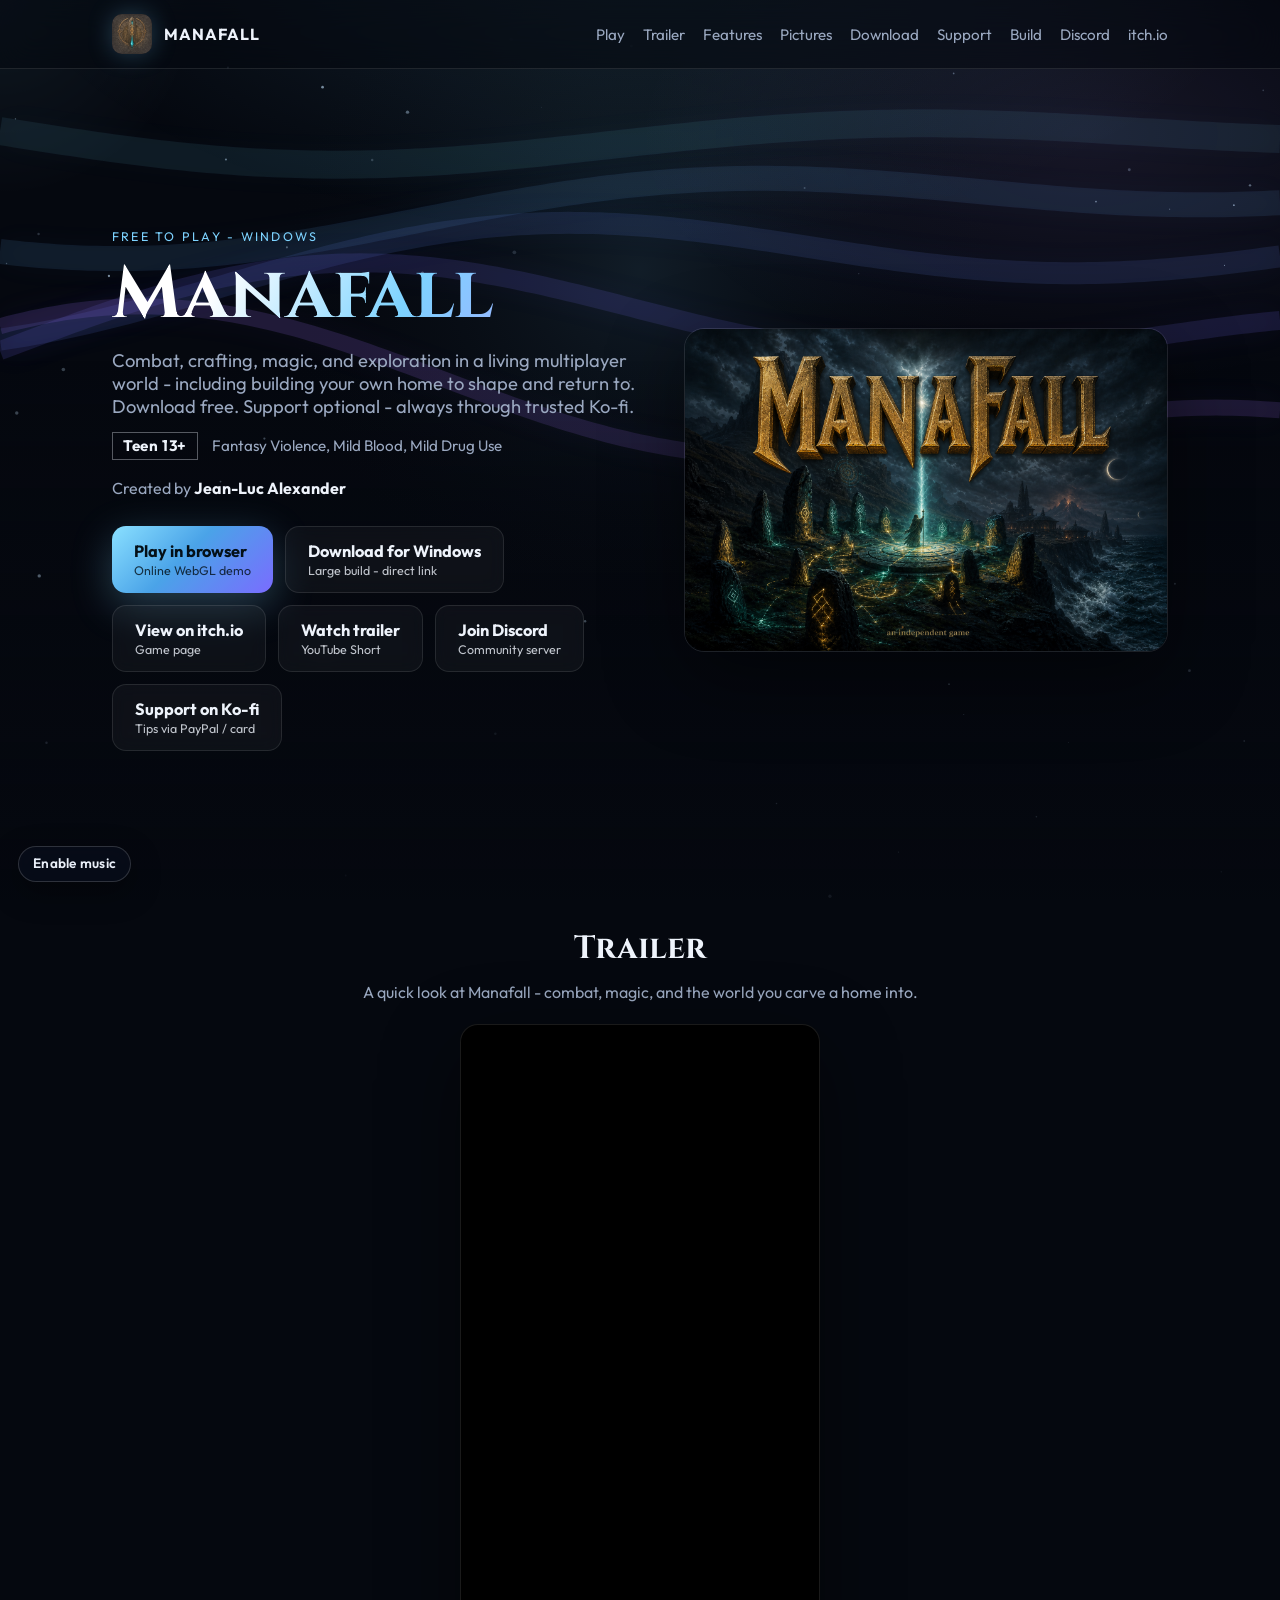
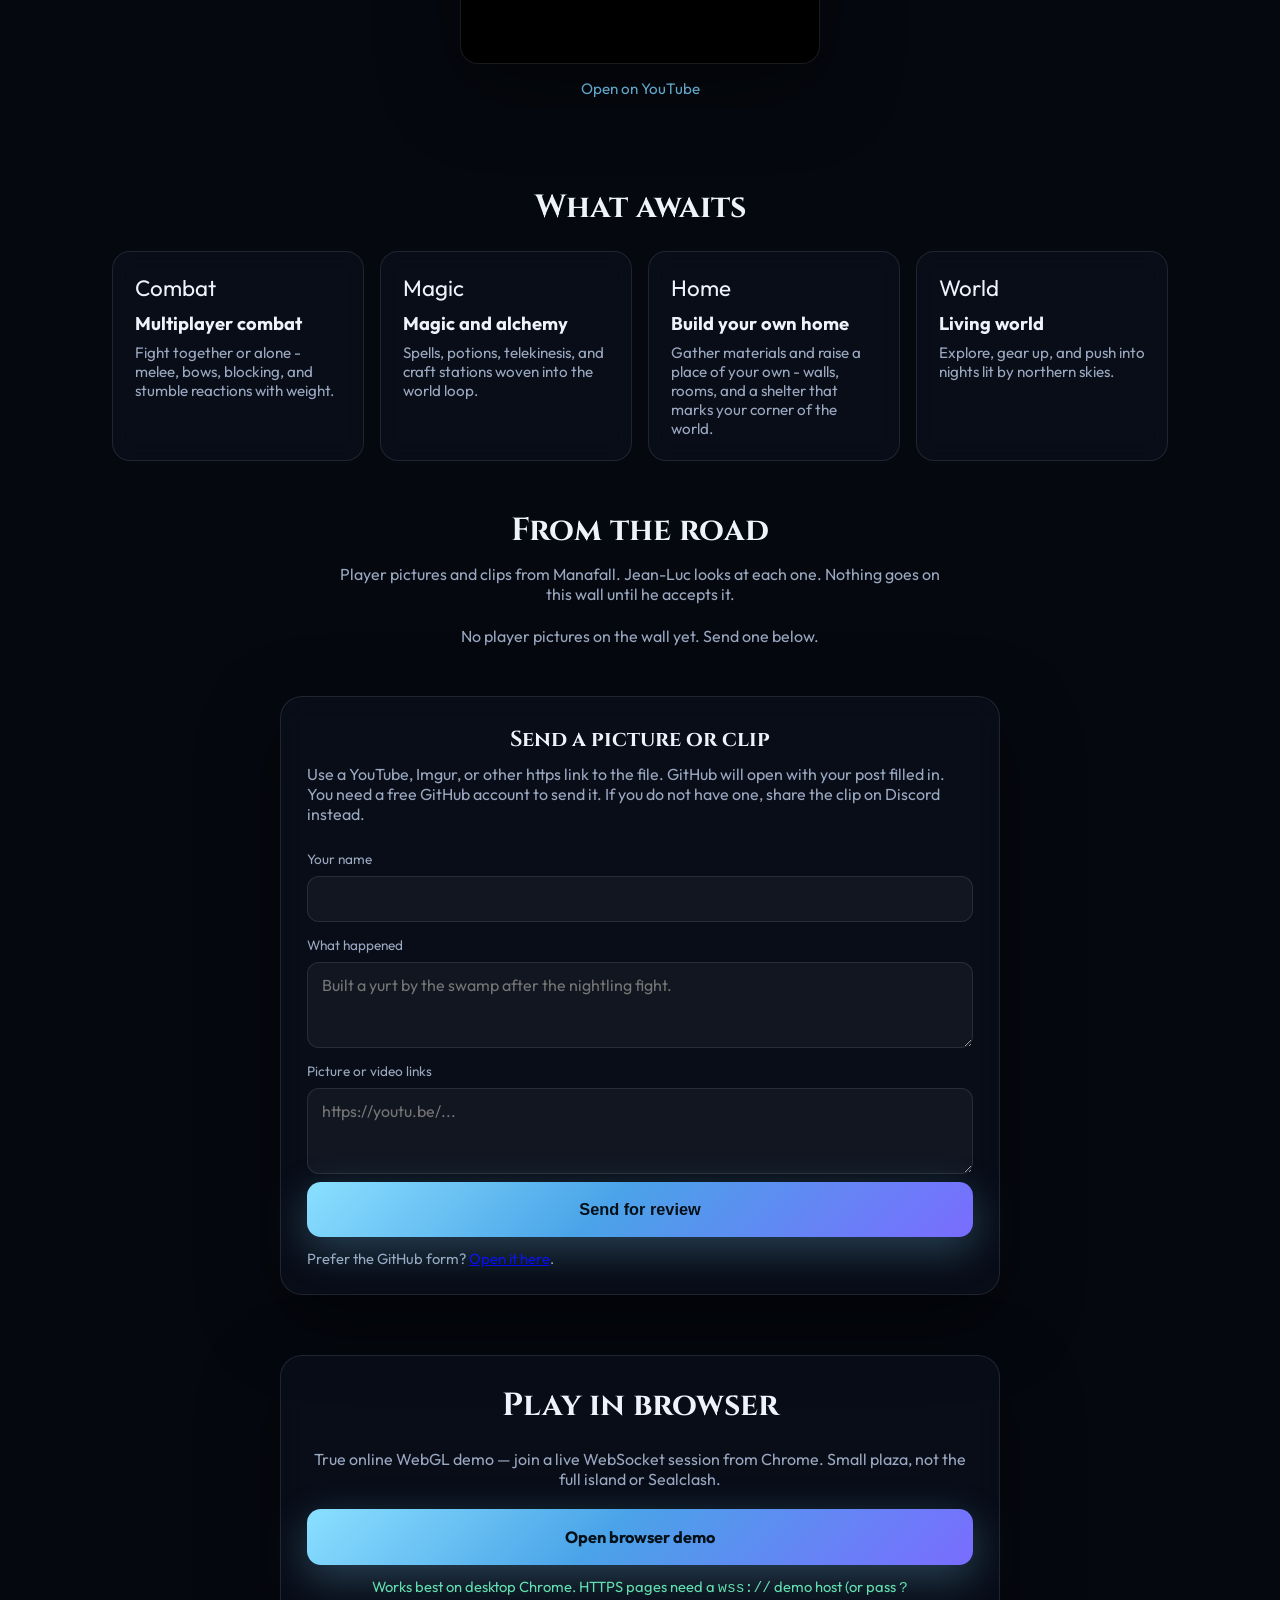
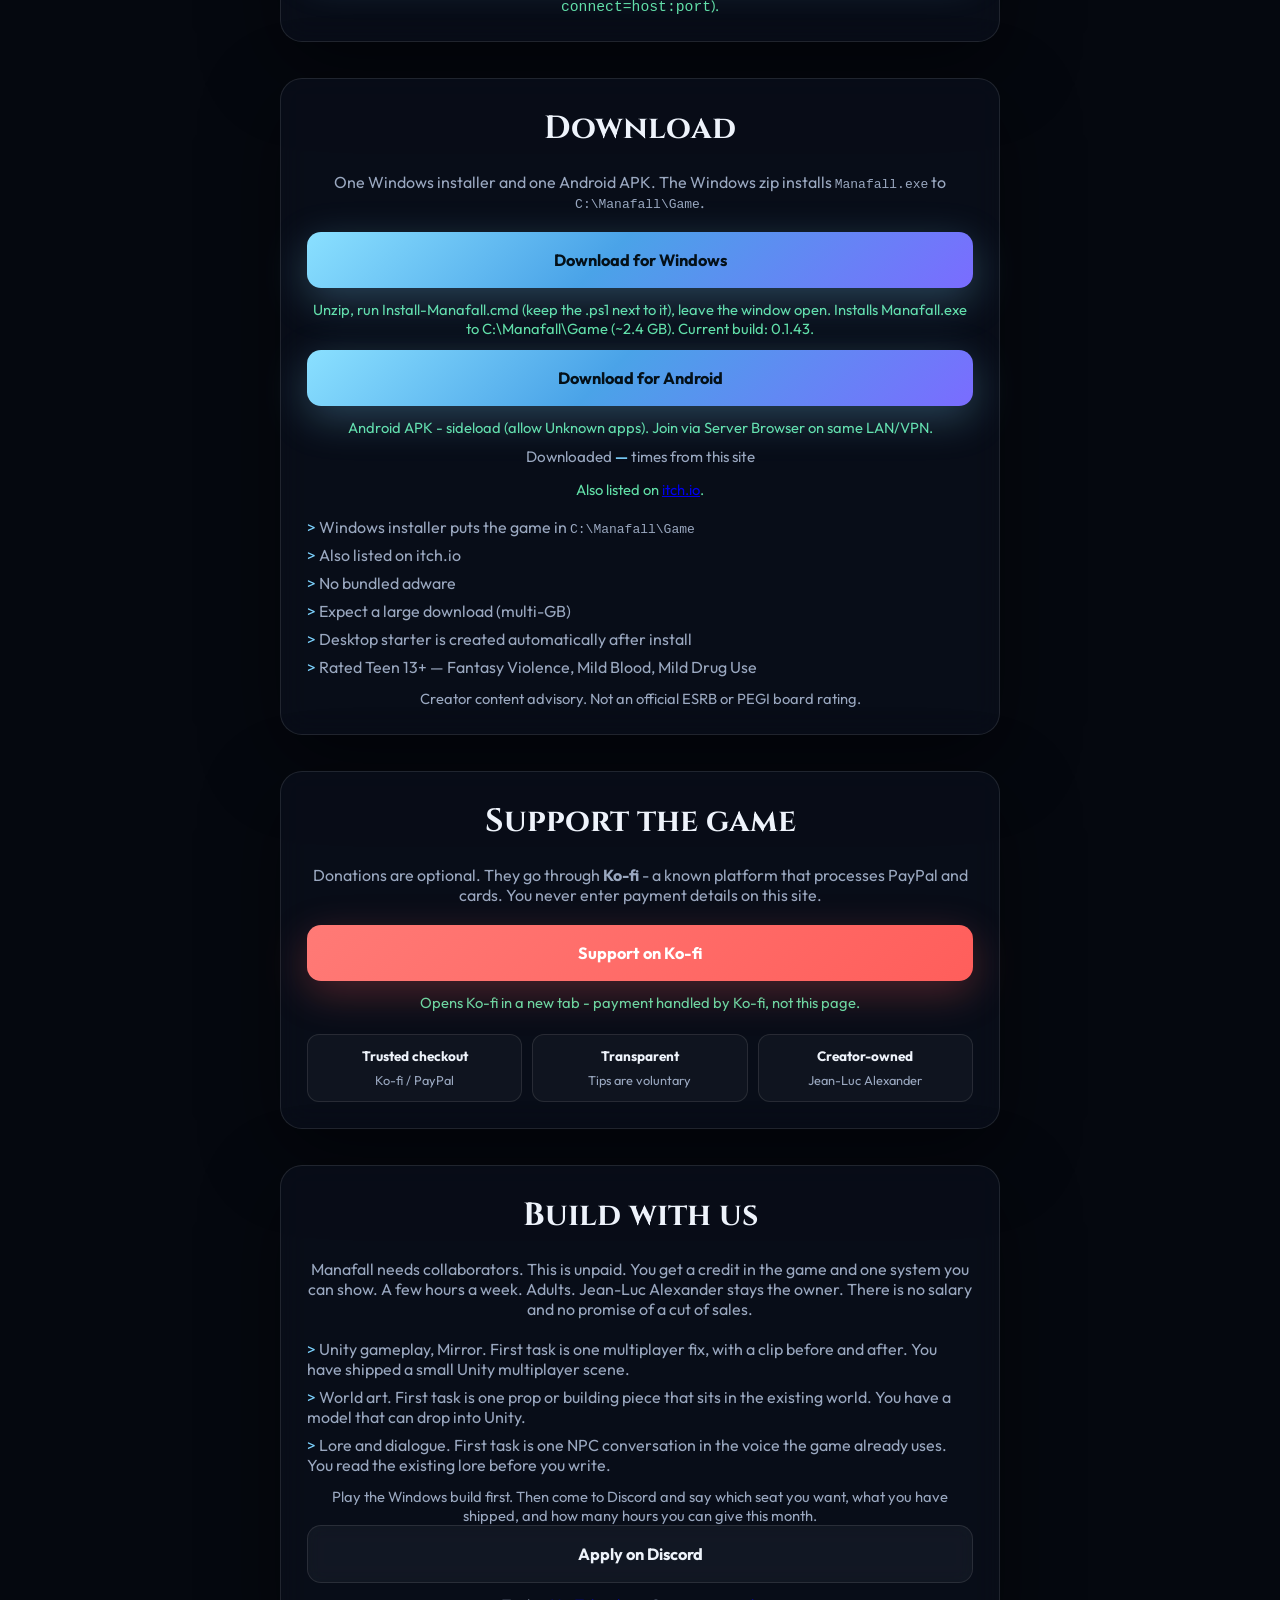
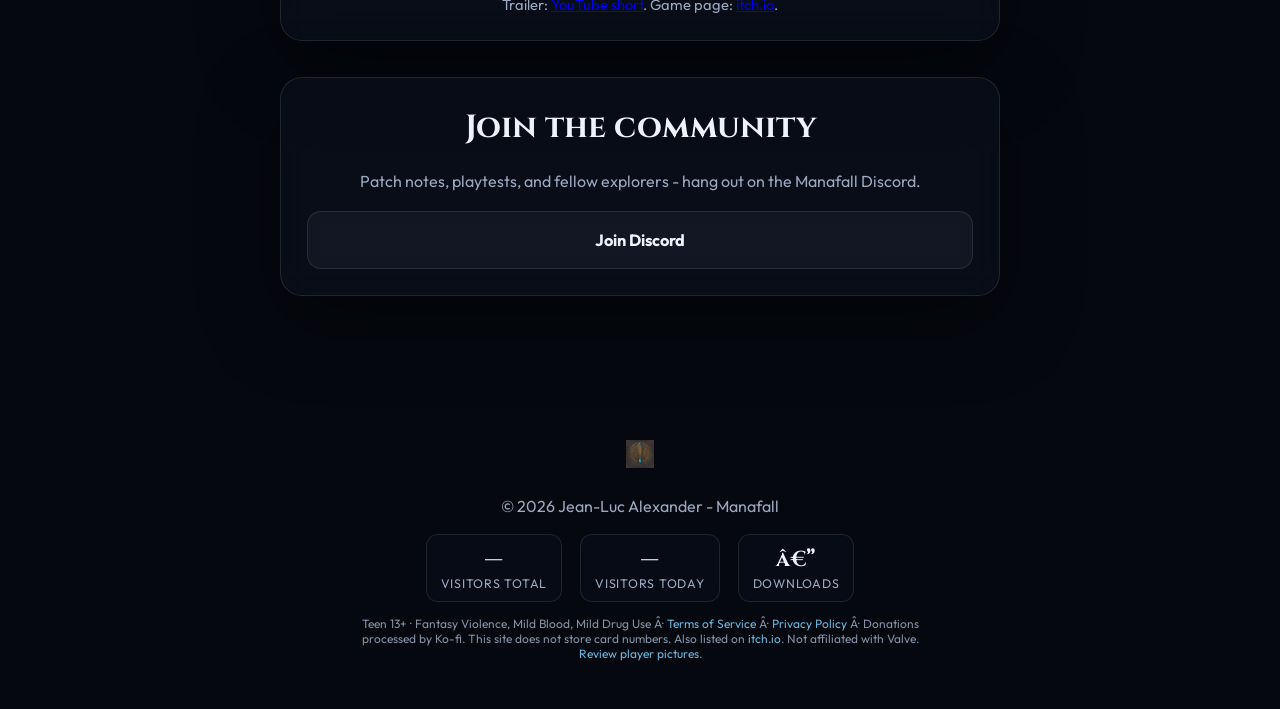
<file: index.html>
﻿<!DOCTYPE html>
<html lang="en">
<head>
  <meta charset="utf-8" />
  <meta name="viewport" content="width=device-width, initial-scale=1" />
  <title>Manafall - Free Download</title>
  <meta name="description" content="Download Manafall by Jean-Luc Alexander. Build your own home, craft, cast magic, and explore a living multiplayer world. Free Windows build. Optional support via Ko-fi." />
  <link rel="icon" href="assets/icon.png" />
  <link rel="preconnect" href="https://fonts.googleapis.com" />
  <link rel="preconnect" href="https://fonts.gstatic.com" crossorigin />
  <link href="https://fonts.googleapis.com/css2?family=Cinzel:wght@500;700&family=Outfit:wght@300;400;600;700&display=swap" rel="stylesheet" />
  <link rel="stylesheet" href="styles.css" />
</head>
<body>
  <button type="button" class="music-toggle" id="musicToggle" aria-pressed="false">Enable music</button>
  <canvas id="aurora" aria-hidden="true"></canvas>
  <div class="vignette" aria-hidden="true"></div>
  <div class="cursor-glow" id="cursorGlow" aria-hidden="true"></div>

  <header class="nav">
    <div class="nav-inner">
      <a class="brand" href="#top">
        <img src="assets/symbol.png" alt="" width="40" height="40" />
        <span>MANAFALL</span>
      </a>
      <nav class="links">
        <a href="play.html">Play</a>
        <a href="#trailer">Trailer</a>
        <a href="#features">Features</a>
        <a href="#from-the-road">Pictures</a>
        <a href="#download">Download</a>
        <a href="#support">Support</a>
        <a href="#build">Build</a>
        <a id="discordNav" href="https://discord.gg/CH8GjWaDnx" target="_blank" rel="noopener noreferrer">Discord</a>
        <a id="itchNav" href="https://orangejuice90.itch.io/manafall" target="_blank" rel="noopener noreferrer">itch.io</a>
      </nav>
    </div>
  </header>

  <main id="top">
    <section class="hero">
      <div class="hero-copy reveal">
        <p class="eyebrow">Free to play - Windows</p>
        <h1>Manafall</h1>
        <p class="lede">Combat, crafting, magic, and exploration in a living multiplayer world - including building your own home to shape and return to. Download free. Support optional - always through trusted Ko-fi.</p>
        <p class="age-rating" id="ageRatingHero" aria-label="Age rating">
          <span class="age-mark" id="ageMark">Teen 13+</span>
          <span class="age-desc" id="ageDesc">Fantasy Violence, Mild Blood, Mild Drug Use</span>
        </p>
        <p class="by">Created by <strong>Jean-Luc Alexander</strong></p>
        <div class="hero-cta">
          <a class="btn primary" id="playBtnTop" href="play.html">
            <span>Play in browser</span>
            <small>Online WebGL demo</small>
          </a>
          <a class="btn ghost" id="downloadBtnTop" href="#download">
            <span>Download for Windows</span>
            <small>Large build - direct link</small>
          </a>
          <a class="btn ghost" id="itchBtnTop" href="https://orangejuice90.itch.io/manafall" target="_blank" rel="noopener noreferrer">
            <span>View on itch.io</span>
            <small>Game page</small>
          </a>
          <a class="btn ghost" href="#trailer">
            <span>Watch trailer</span>
            <small>YouTube Short</small>
          </a>
          <a class="btn ghost" id="discordBtnTop" href="https://discord.gg/CH8GjWaDnx" target="_blank" rel="noopener noreferrer">
            <span>Join Discord</span>
            <small>Community server</small>
          </a>
          <a class="btn ghost" id="kofiBtnTop" href="#support">
            <span>Support on Ko-fi</span>
            <small>Tips via PayPal / card</small>
          </a>
        </div>
      </div>
      <div class="hero-art reveal delay">
        <div class="frame" id="heroFrame">
          <img src="assets/splash.png" alt="Manafall splash art" />
          <div class="frame-shine"></div>
        </div>
      </div>
    </section>


    <section id="trailer" class="trailer reveal">
      <h2>Trailer</h2>
      <p class="trailer-copy">A quick look at Manafall - combat, magic, and the world you carve a home into.</p>
      <div class="trailer-frame">
        <iframe
          id="trailerEmbed"
          title="Manafall trailer"
          src="https://www.youtube.com/embed/TudrqM7-3_A?enablejsapi=1&rel=0&playsinline=1"
          allow="accelerometer; autoplay; clipboard-write; encrypted-media; gyroscope; picture-in-picture; web-share"
          allowfullscreen
          loading="lazy"
          referrerpolicy="strict-origin-when-cross-origin"
        ></iframe>
      </div>
      <p class="trailer-link">
        <a id="trailerWatchLink" href="https://youtube.com/shorts/TudrqM7-3_A" target="_blank" rel="noopener noreferrer">Open on YouTube</a>
      </p>
    </section>

    <section id="features" class="features">
      <h2 class="reveal">What awaits</h2>
      <div class="feature-grid">
        <article class="card reveal">
          <div class="icon">Combat</div>
          <h3>Multiplayer combat</h3>
          <p>Fight together or alone - melee, bows, blocking, and stumble reactions with weight.</p>
        </article>
        <article class="card reveal delay">
          <div class="icon">Magic</div>
          <h3>Magic and alchemy</h3>
          <p>Spells, potions, telekinesis, and craft stations woven into the world loop.</p>
        </article>
        <article class="card reveal delay">
          <div class="icon">Home</div>
          <h3>Build your own home</h3>
          <p>Gather materials and raise a place of your own - walls, rooms, and a shelter that marks your corner of the world.</p>
        </article>
        <article class="card reveal delay">
          <div class="icon">World</div>
          <h3>Living world</h3>
          <p>Explore, gear up, and push into nights lit by northern skies.</p>
        </article>
      </div>
    </section>

    <section id="from-the-road" class="gallery-section">
      <h2 class="reveal">From the road</h2>
      <p class="gallery-lead reveal">Player pictures and clips from Manafall. Jean-Luc looks at each one. Nothing goes on this wall until he accepts it.</p>
      <p class="gallery-empty reveal" id="galleryEmpty">No player pictures on the wall yet. Send one below.</p>
      <div class="gallery-grid" id="galleryGrid"></div>

      <div class="panel-inner gallery-submit reveal">
        <h3>Send a picture or clip</h3>
        <p class="panel-copy">Use a YouTube, Imgur, or other https link to the file. GitHub will open with your post filled in. You need a free GitHub account to send it. If you do not have one, share the clip on Discord instead.</p>
        <form id="galleryForm" class="gallery-form">
          <label class="gallery-label" for="galleryName">Your name</label>
          <input id="galleryName" name="name" type="text" maxlength="80" required autocomplete="nickname" />
          <label class="gallery-label" for="galleryCaption">What happened</label>
          <textarea id="galleryCaption" name="caption" rows="3" maxlength="500" required placeholder="Built a yurt by the swamp after the nightling fight."></textarea>
          <label class="gallery-label" for="galleryLinks">Picture or video links</label>
          <textarea id="galleryLinks" name="links" rows="3" required placeholder="https://youtu.be/..."></textarea>
          <button type="submit" class="btn primary wide"><span>Send for review</span></button>
        </form>
        <p class="note" id="galleryFormStatus"></p>
        <p class="note">Prefer the GitHub form? <a id="galleryTemplateLink" href="https://github.com/Jla1190/manafall-website/issues/new?template=from-the-road.yml" target="_blank" rel="noopener noreferrer">Open it here</a>.</p>
      </div>
    </section>

    <section id="play" class="panel reveal">
      <div class="panel-inner">
        <h2>Play in browser</h2>
        <p class="panel-copy">True online WebGL demo — join a live WebSocket session from Chrome. Small plaza, not the full island or Sealclash.</p>
        <a class="btn primary wide" id="playBtn" href="play.html">
          <span>Open browser demo</span>
        </a>
        <p class="note ready" id="playNote">Works best on desktop Chrome. HTTPS pages need a <code>wss://</code> demo host (or pass <code>?connect=host:port</code>).</p>
      </div>
    </section>

    <section id="download" class="panel reveal">
      <div class="panel-inner">
        <h2>Download</h2>
        <p class="panel-copy">One Windows installer and one Android APK. The Windows zip installs <code>Manafall.exe</code> to <code>C:\Manafall\Game</code>.</p>
        <a class="btn primary wide" id="downloadBtn" href="files/Install-Manafall.zip" download>
          <span id="downloadLabel">Download for Windows</span>
        </a>
        <p class="note ready" id="downloadNote">Unzip, run <code>Install-Manafall.cmd</code> (keep the <code>.ps1</code> next to it), leave the window open (~2.4 GB). Current build: 0.1.43.</p>
        <a class="btn primary wide" id="androidDownloadBtn" href="#" aria-disabled="true" style="margin-top:0.75rem">
          <span id="androidDownloadLabel">Download for Android</span>
        </a>
        <p class="note" id="androidDownloadNote">Android APK (sideload). Allow Unknown apps.</p>

        <p class="stat-inline" id="downloadCountLine">Downloaded <strong id="statDownloadsInline">—</strong> times from this site</p>
        <p class="note" id="itchNote">Also listed on <a id="itchBtn" href="https://orangejuice90.itch.io/manafall" target="_blank" rel="noopener noreferrer">itch.io</a>.</p>
        <ul class="checklist">
          <li>Windows installer puts the game in <code>C:\Manafall\Game</code></li>
          <li>Also listed on itch.io</li>
          <li>No bundled adware</li>
          <li>Expect a large download (multi-GB)</li>
          <li>Desktop starter is created automatically after install</li>
          <li id="ageRatingDownload">Rated Teen (13+) — Fantasy Violence, Mild Blood, Mild Drug Use</li>
        </ul>
        <p class="note" id="ageNote">Creator content advisory. Not an official ESRB or PEGI board rating.</p>
      </div>
    </section>

    <section id="support" class="panel reveal">
      <div class="panel-inner">
        <h2>Support the game</h2>
        <p class="panel-copy">Donations are optional. They go through <strong>Ko-fi</strong> - a known platform that processes PayPal and cards. You never enter payment details on this site.</p>
        <a class="btn kofi wide" id="kofiBtn" href="#" target="_blank" rel="noopener noreferrer" aria-disabled="true">
          <span>Support on Ko-fi</span>
        </a>
        <p class="note" id="kofiNote">Ko-fi link will appear after your page is created.</p>
        <div class="trust-row">
          <div><strong>Trusted checkout</strong><span>Ko-fi / PayPal</span></div>
          <div><strong>Transparent</strong><span>Tips are voluntary</span></div>
          <div><strong>Creator-owned</strong><span>Jean-Luc Alexander</span></div>
        </div>
      </div>
    </section>

    <section id="build" class="panel reveal">
      <div class="panel-inner">
        <h2>Build with us</h2>
        <p class="panel-copy">Manafall needs collaborators. This is unpaid. You get a credit in the game and one system you can show. A few hours a week. Adults. Jean-Luc Alexander stays the owner. There is no salary and no promise of a cut of sales.</p>
        <ul class="checklist">
          <li>Unity gameplay, Mirror. First task is one multiplayer fix, with a clip before and after. You have shipped a small Unity multiplayer scene.</li>
          <li>World art. First task is one prop or building piece that sits in the existing world. You have a model that can drop into Unity.</li>
          <li>Lore and dialogue. First task is one NPC conversation in the voice the game already uses. You read the existing lore before you write.</li>
        </ul>
        <p class="note">Play the Windows build first. Then come to Discord and say which seat you want, what you have shipped, and how many hours you can give this month.</p>
        <a class="btn ghost wide" id="buildDiscordBtn" href="https://discord.gg/CH8GjWaDnx" target="_blank" rel="noopener noreferrer">
          <span>Apply on Discord</span>
        </a>
        <p class="note">Trailer: <a href="https://youtube.com/shorts/TudrqM7-3_A" target="_blank" rel="noopener noreferrer">YouTube short</a>. Game page: <a id="buildItchLink" href="https://orangejuice90.itch.io/manafall" target="_blank" rel="noopener noreferrer">itch.io</a>.</p>
      </div>
    </section>

    <section id="community" class="panel reveal">
      <div class="panel-inner">
        <h2>Join the community</h2>
        <p class="panel-copy">Patch notes, playtests, and fellow explorers - hang out on the Manafall Discord.</p>
        <a class="btn ghost wide" id="discordBtn" href="https://discord.gg/CH8GjWaDnx" target="_blank" rel="noopener noreferrer">
          <span>Join Discord</span>
        </a>
      </div>
    </section>
  </main>

  <footer>
    <img src="assets/symbol.png" alt="" width="28" height="28" />
    <p>&copy; <span id="year"></span> Jean-Luc Alexander - Manafall</p>
    <div class="site-stats" aria-label="Site visitors and downloads">
      <div class="site-stat">
        <strong id="statVisitsTotal">â€”</strong>
        <span>visitors total</span>
      </div>
      <div class="site-stat">
        <strong id="statVisitsToday">â€”</strong>
        <span>visitors today</span>
      </div>
      <div class="site-stat">
        <strong id="statDownloads">â€”</strong>
        <span>downloads</span>
      </div>
    </div>
    <p class="fine"><span id="ageFooter">Teen 13+ Â· Fantasy Violence, Mild Blood, Mild Drug Use</span> Â· <a href="terms.html">Terms of Service</a> Â· <a href="privacy.html">Privacy Policy</a> Â· Donations processed by Ko-fi. This site does not store card numbers. Also listed on <a id="itchFooter" href="https://orangejuice90.itch.io/manafall" target="_blank" rel="noopener noreferrer">itch.io</a>. Not affiliated with Valve. <a href="review.html">Review player pictures</a>.</p>
  </footer>

  <script src="config.js?v=20261021-clearspace"></script>
  <script src="aurora.js"></script>
  <script src="site.js?v=20261021-clearspace"></script>
  <script src="counters.js"></script>
  <script src="gallery.js"></script>
  <script src="music.js?v=2"></script>
  <script src="trailer-audio.js"></script>
</body>
</html>
</file>
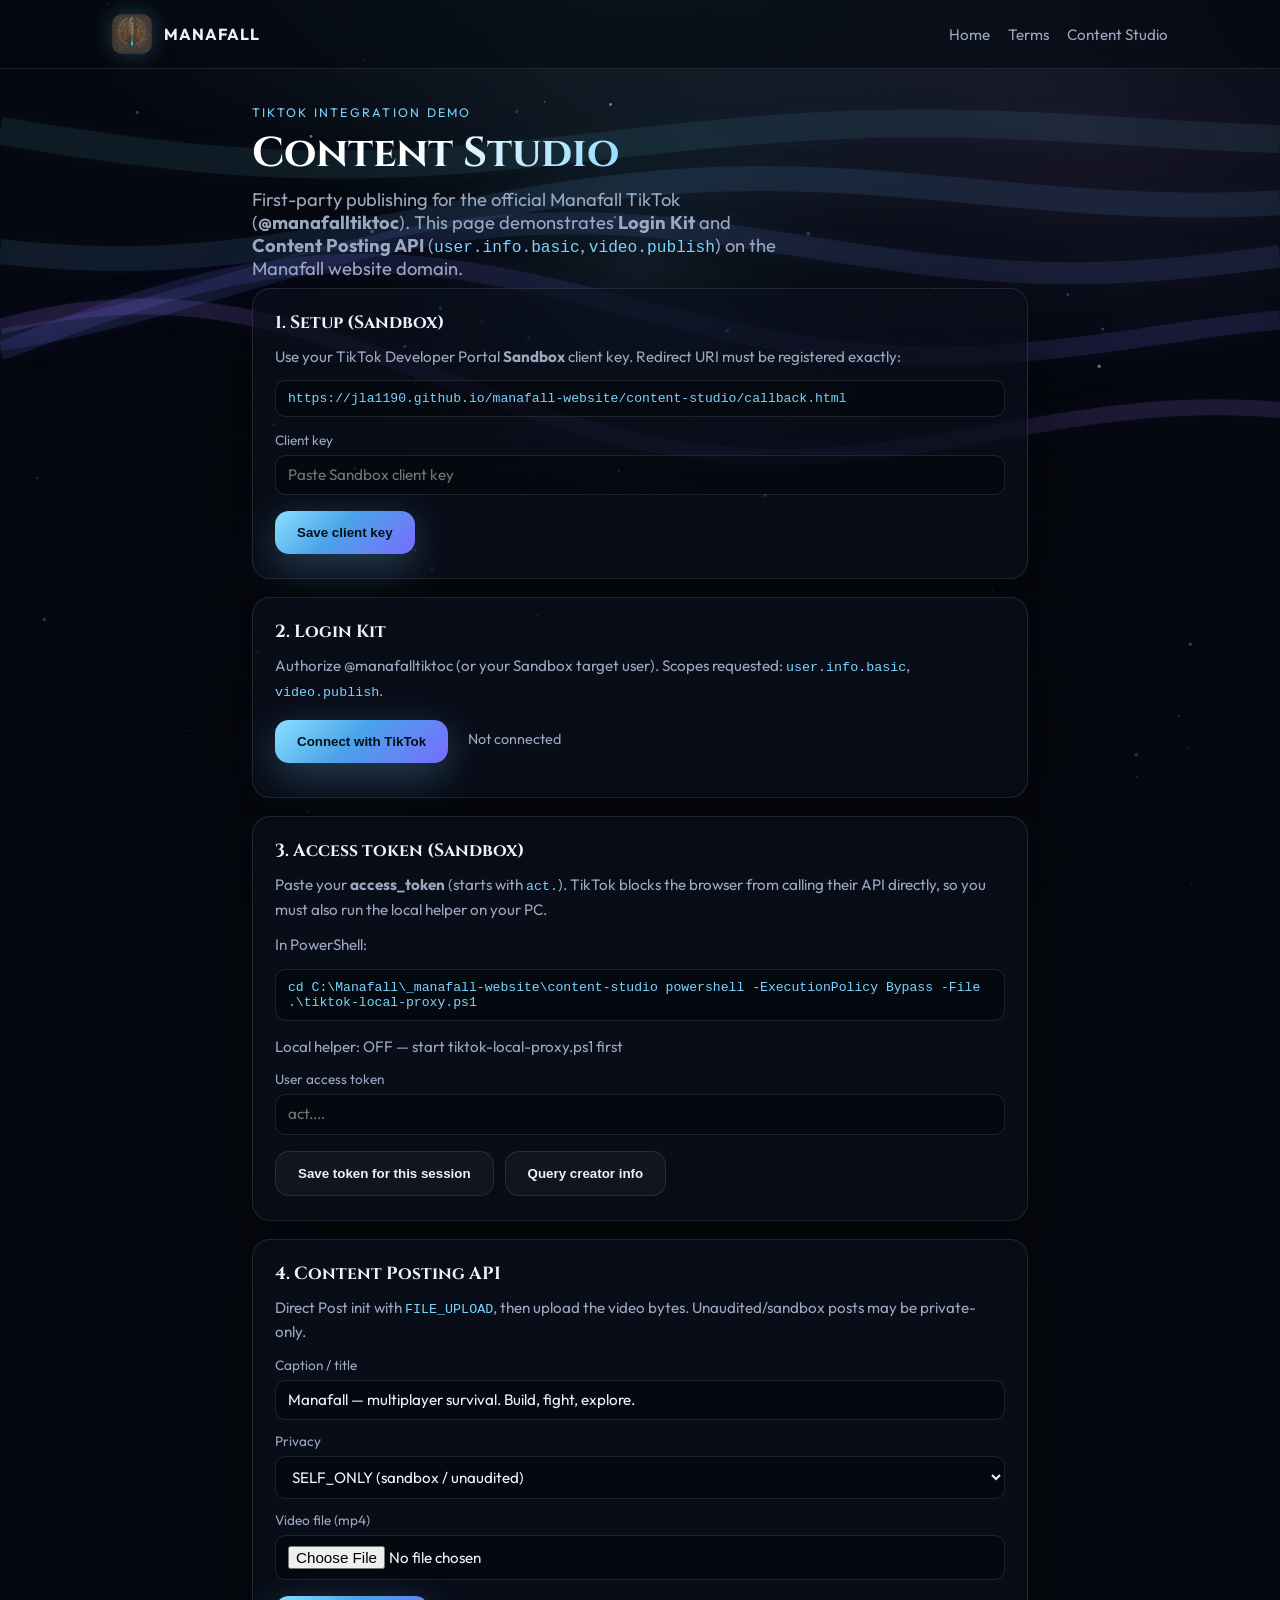
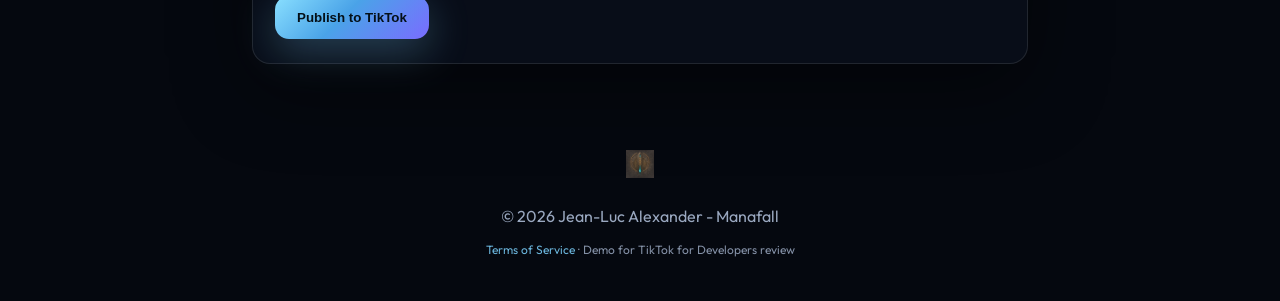
<file: content-studio/index.html>
<!DOCTYPE html>
<html lang="en">
<head>
  <meta charset="utf-8" />
  <meta name="viewport" content="width=device-width, initial-scale=1" />
  <title>Manafall Content Studio - TikTok Demo</title>
  <meta name="description" content="Demo of Manafall Content Studio: TikTok Login Kit and Content Posting API for @manafalltiktoc." />
  <link rel="icon" href="../assets/icon.png" />
  <link rel="preconnect" href="https://fonts.googleapis.com" />
  <link rel="preconnect" href="https://fonts.gstatic.com" crossorigin />
  <link href="https://fonts.googleapis.com/css2?family=Cinzel:wght@500;700&family=Outfit:wght@300;400;600;700&display=swap" rel="stylesheet" />
  <link rel="stylesheet" href="../styles.css" />
  <link rel="stylesheet" href="studio.css" />
</head>
<body class="legal-page">
  <canvas id="aurora" aria-hidden="true"></canvas>
  <div class="vignette" aria-hidden="true"></div>

  <header class="nav">
    <div class="nav-inner">
      <a class="brand" href="../">
        <img src="../assets/symbol.png" alt="" width="40" height="40" />
        <span>MANAFALL</span>
      </a>
      <nav class="links">
        <a href="../">Home</a>
        <a href="../terms.html">Terms</a>
        <a href="./">Content Studio</a>
      </nav>
    </div>
  </header>

  <main class="studio">
    <p class="eyebrow">TikTok integration demo</p>
    <h1>Content Studio</h1>
    <p class="lede legal-lede">First-party publishing for the official Manafall TikTok (<strong>@manafalltiktoc</strong>). This page demonstrates <strong>Login Kit</strong> and <strong>Content Posting API</strong> (<code>user.info.basic</code>, <code>video.publish</code>) on the Manafall website domain.</p>

    <section class="studio-card">
      <h2>1. Setup (Sandbox)</h2>
      <p class="hint">Use your TikTok Developer Portal <strong>Sandbox</strong> client key. Redirect URI must be registered exactly:</p>
      <code class="block">https://jla1190.github.io/manafall-website/content-studio/callback.html</code>
      <label class="field">
        <span>Client key</span>
        <input id="clientKey" type="text" autocomplete="off" placeholder="Paste Sandbox client key" />
      </label>
      <button type="button" class="btn primary" id="saveKeyBtn">Save client key</button>
    </section>

    <section class="studio-card">
      <h2>2. Login Kit</h2>
      <p class="hint">Authorize @manafalltiktoc (or your Sandbox target user). Scopes requested: <code>user.info.basic</code>, <code>video.publish</code>.</p>
      <div class="row">
        <button type="button" class="btn primary" id="loginBtn">Connect with TikTok</button>
        <span id="authStatus" class="status">Not connected</span>
      </div>
      <pre id="authDetail" class="log" hidden></pre>
    </section>

    <section class="studio-card">
      <h2>3. Access token (Sandbox)</h2>
      <p class="hint">Paste your <strong>access_token</strong> (starts with <code>act.</code>). TikTok blocks the browser from calling their API directly, so you must also run the local helper on your PC.</p>
      <p class="hint">In PowerShell:</p>
      <code class="block">cd C:\Manafall\_manafall-website\content-studio
powershell -ExecutionPolicy Bypass -File .\tiktok-local-proxy.ps1</code>
      <p id="proxyStatus" class="status">Local helper: checking…</p>
      <label class="field">
        <span>User access token</span>
        <input id="accessToken" type="password" autocomplete="off" placeholder="act...." />
      </label>
      <button type="button" class="btn ghost" id="saveTokenBtn">Save token for this session</button>
      <button type="button" class="btn ghost" id="creatorInfoBtn">Query creator info</button>
      <pre id="creatorLog" class="log" hidden></pre>
    </section>

    <section class="studio-card">
      <h2>4. Content Posting API</h2>
      <p class="hint">Direct Post init with <code>FILE_UPLOAD</code>, then upload the video bytes. Unaudited/sandbox posts may be private-only.</p>
      <label class="field">
        <span>Caption / title</span>
        <input id="caption" type="text" maxlength="150" value="Manafall — multiplayer survival. Build, fight, explore." />
      </label>
      <label class="field">
        <span>Privacy</span>
        <select id="privacy">
          <option value="SELF_ONLY">SELF_ONLY (sandbox / unaudited)</option>
          <option value="PUBLIC_TO_EVERYONE">PUBLIC_TO_EVERYONE</option>
          <option value="FOLLOWER_OF_CREATOR">FOLLOWER_OF_CREATOR</option>
          <option value="MUTUAL_FOLLOW_FRIENDS">MUTUAL_FOLLOW_FRIENDS</option>
        </select>
      </label>
      <label class="field">
        <span>Video file (mp4)</span>
        <input id="videoFile" type="file" accept="video/mp4,video/quicktime,.mp4,.mov" />
      </label>
      <button type="button" class="btn primary" id="publishBtn">Publish to TikTok</button>
      <pre id="publishLog" class="log" hidden></pre>
    </section>
  </main>

  <footer>
    <img src="../assets/symbol.png" alt="" width="28" height="28" />
    <p>&copy; <span id="year"></span> Jean-Luc Alexander - Manafall</p>
    <p class="fine"><a href="../terms.html">Terms of Service</a> · Demo for TikTok for Developers review</p>
  </footer>

  <script src="../aurora.js"></script>
  <script src="studio.js"></script>
</body>
</html>
</file>
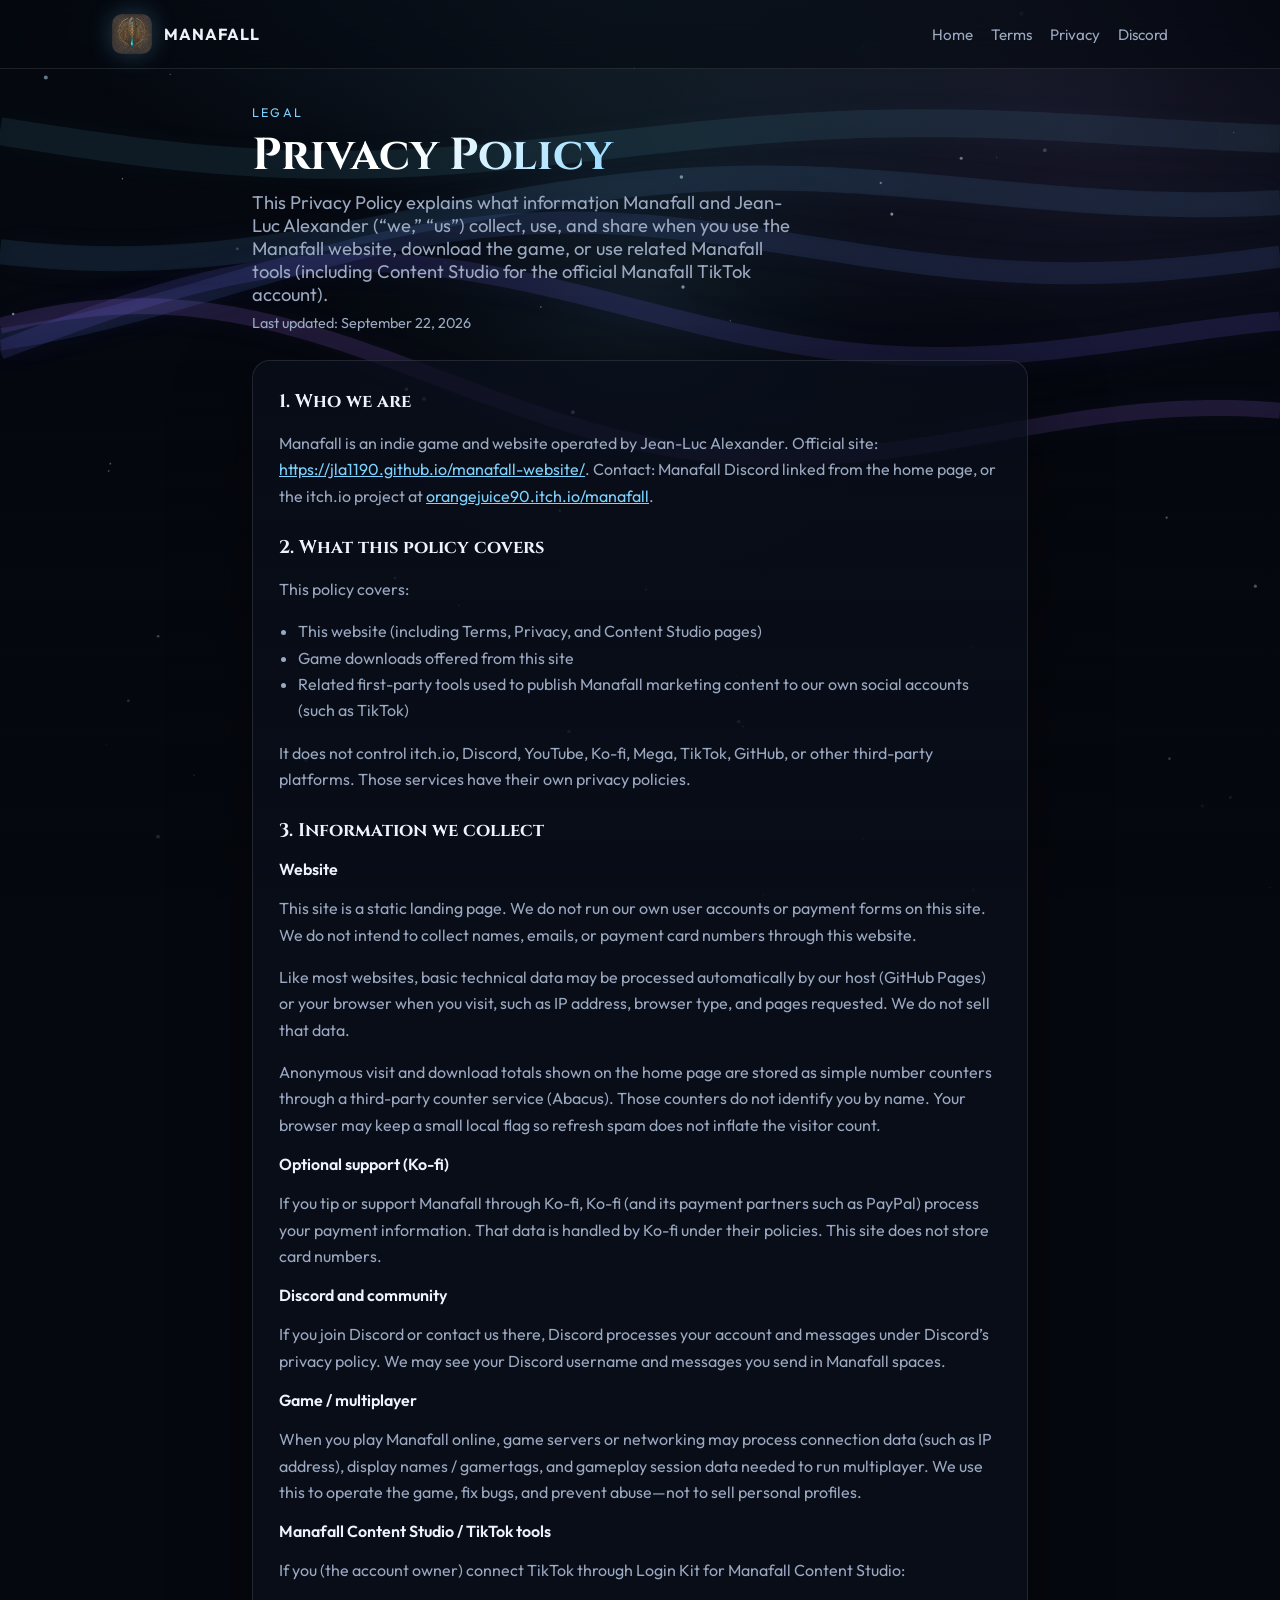
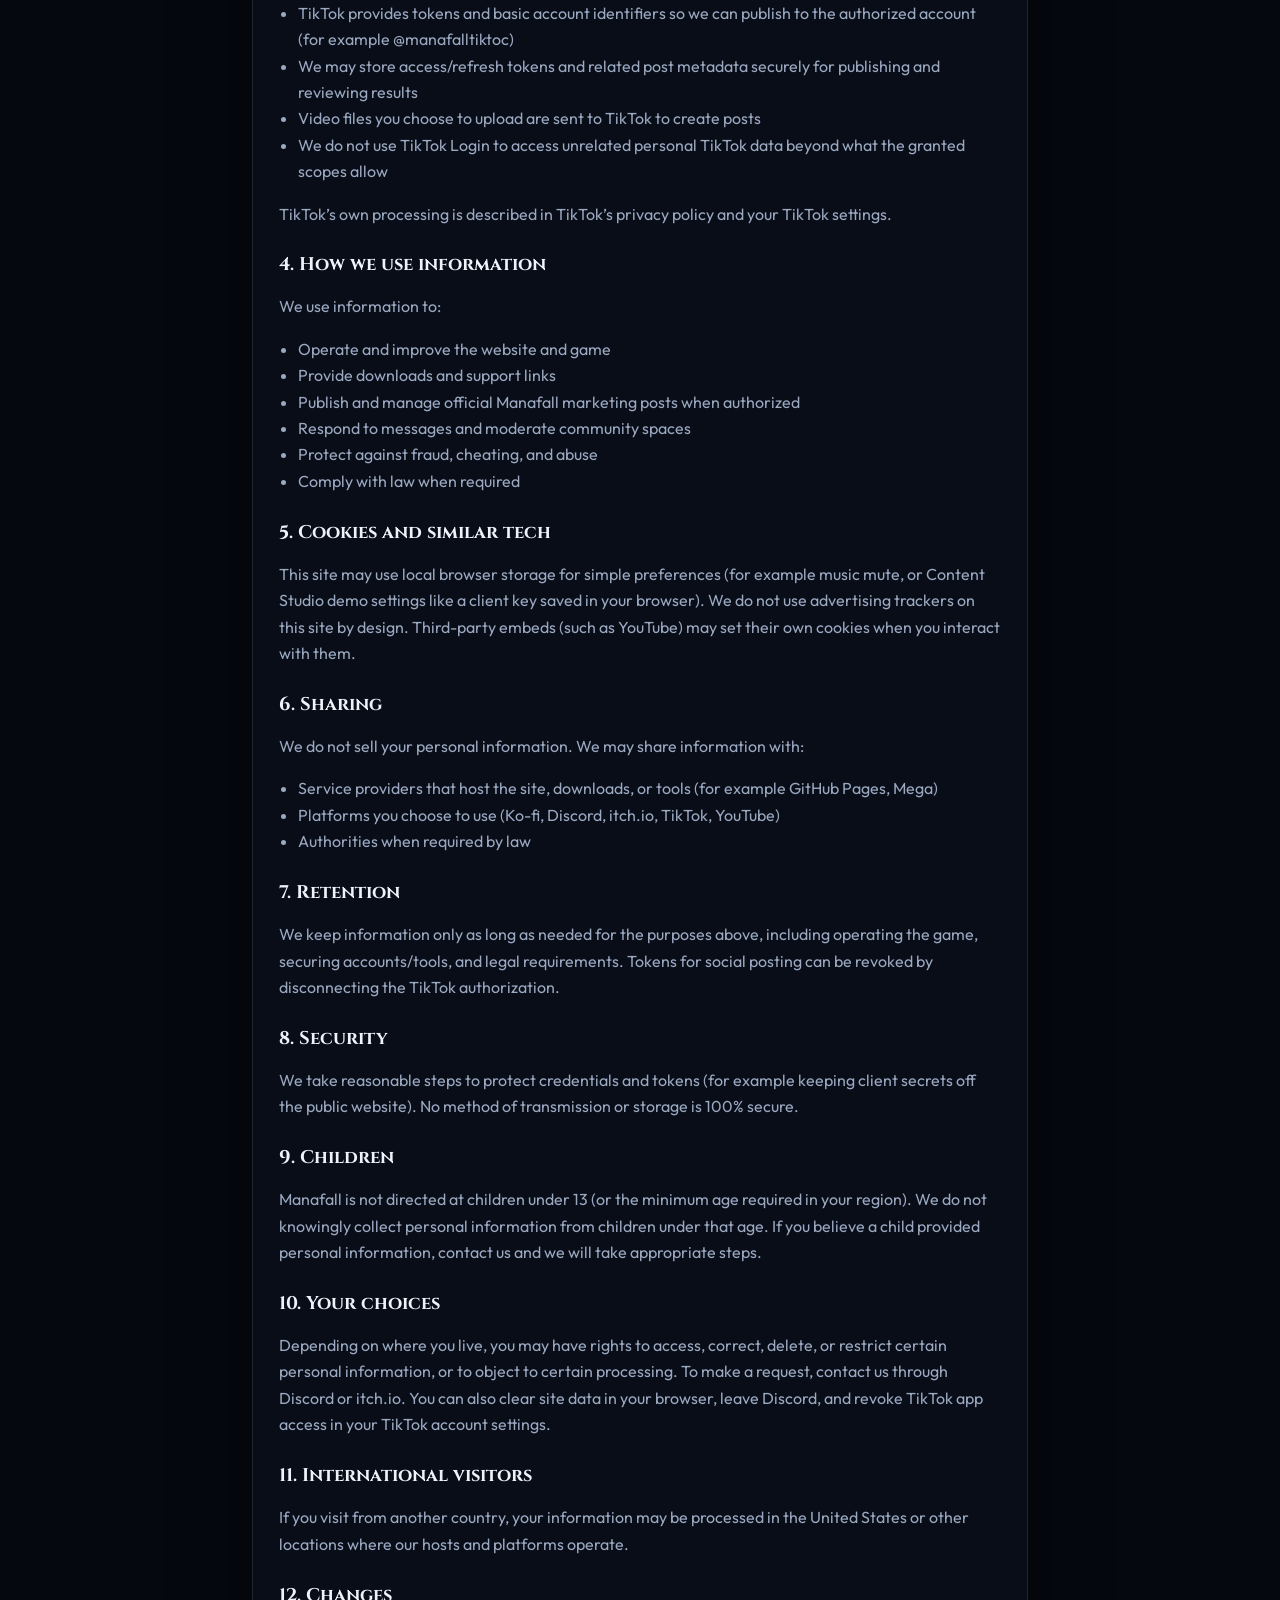
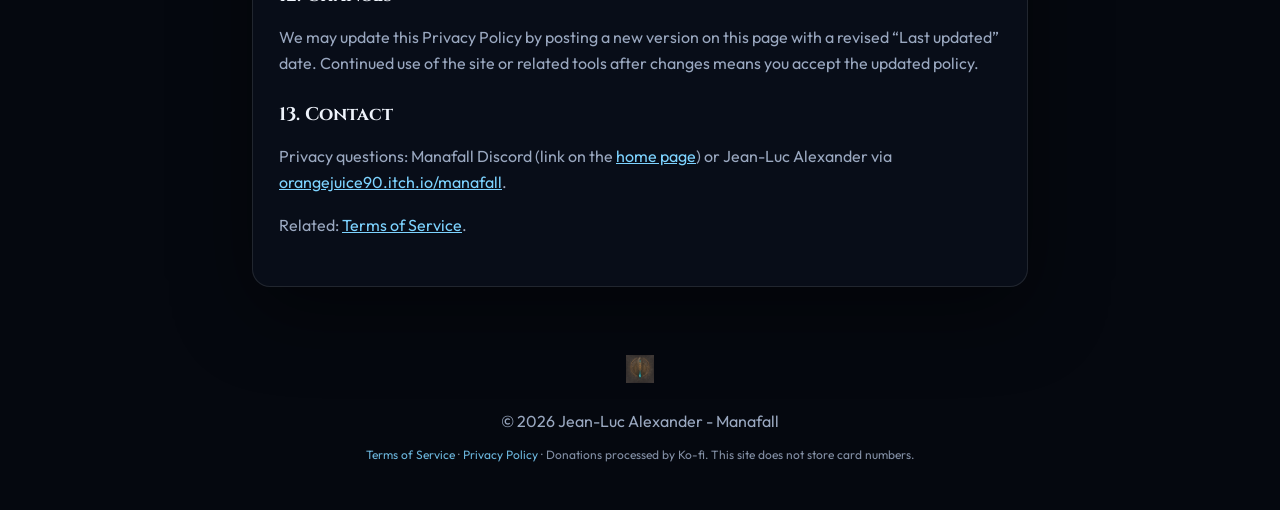
<file: privacy.html>
<!DOCTYPE html>
<html lang="en">
<head>
  <meta charset="utf-8" />
  <meta name="viewport" content="width=device-width, initial-scale=1" />
  <title>Privacy Policy - Manafall</title>
  <meta name="description" content="Privacy Policy for the Manafall website, game downloads, and related Manafall tools by Jean-Luc Alexander." />
  <link rel="icon" href="assets/icon.png" />
  <link rel="preconnect" href="https://fonts.googleapis.com" />
  <link rel="preconnect" href="https://fonts.gstatic.com" crossorigin />
  <link href="https://fonts.googleapis.com/css2?family=Cinzel:wght@500;700&family=Outfit:wght@300;400;600;700&display=swap" rel="stylesheet" />
  <link rel="stylesheet" href="styles.css" />
</head>
<body class="legal-page">
  <canvas id="aurora" aria-hidden="true"></canvas>
  <div class="vignette" aria-hidden="true"></div>

  <header class="nav">
    <div class="nav-inner">
      <a class="brand" href="./">
        <img src="assets/symbol.png" alt="" width="40" height="40" />
        <span>MANAFALL</span>
      </a>
      <nav class="links">
        <a href="./">Home</a>
        <a href="terms.html">Terms</a>
        <a href="privacy.html">Privacy</a>
        <a href="https://discord.gg/CH8GjWaDnx" target="_blank" rel="noopener noreferrer">Discord</a>
      </nav>
    </div>
  </header>

  <main class="legal">
    <p class="eyebrow">Legal</p>
    <h1>Privacy Policy</h1>
    <p class="lede legal-lede">This Privacy Policy explains what information Manafall and Jean-Luc Alexander (“we,” “us”) collect, use, and share when you use the Manafall website, download the game, or use related Manafall tools (including Content Studio for the official Manafall TikTok account).</p>
    <p class="legal-meta">Last updated: September 22, 2026</p>

    <article class="legal-card">
      <h2>1. Who we are</h2>
      <p>Manafall is an indie game and website operated by Jean-Luc Alexander. Official site: <a href="./">https://jla1190.github.io/manafall-website/</a>. Contact: Manafall Discord linked from the home page, or the itch.io project at <a href="https://orangejuice90.itch.io/manafall" target="_blank" rel="noopener noreferrer">orangejuice90.itch.io/manafall</a>.</p>

      <h2>2. What this policy covers</h2>
      <p>This policy covers:</p>
      <ul>
        <li>This website (including Terms, Privacy, and Content Studio pages)</li>
        <li>Game downloads offered from this site</li>
        <li>Related first-party tools used to publish Manafall marketing content to our own social accounts (such as TikTok)</li>
      </ul>
      <p>It does not control itch.io, Discord, YouTube, Ko-fi, Mega, TikTok, GitHub, or other third-party platforms. Those services have their own privacy policies.</p>

      <h2>3. Information we collect</h2>
      <h3 class="legal-h3">Website</h3>
      <p>This site is a static landing page. We do not run our own user accounts or payment forms on this site. We do not intend to collect names, emails, or payment card numbers through this website.</p>
      <p>Like most websites, basic technical data may be processed automatically by our host (GitHub Pages) or your browser when you visit, such as IP address, browser type, and pages requested. We do not sell that data.</p>
      <p>Anonymous visit and download totals shown on the home page are stored as simple number counters through a third-party counter service (Abacus). Those counters do not identify you by name. Your browser may keep a small local flag so refresh spam does not inflate the visitor count.</p>

      <h3 class="legal-h3">Optional support (Ko-fi)</h3>
      <p>If you tip or support Manafall through Ko-fi, Ko-fi (and its payment partners such as PayPal) process your payment information. That data is handled by Ko-fi under their policies. This site does not store card numbers.</p>

      <h3 class="legal-h3">Discord and community</h3>
      <p>If you join Discord or contact us there, Discord processes your account and messages under Discord’s privacy policy. We may see your Discord username and messages you send in Manafall spaces.</p>

      <h3 class="legal-h3">Game / multiplayer</h3>
      <p>When you play Manafall online, game servers or networking may process connection data (such as IP address), display names / gamertags, and gameplay session data needed to run multiplayer. We use this to operate the game, fix bugs, and prevent abuse—not to sell personal profiles.</p>

      <h3 class="legal-h3">Manafall Content Studio / TikTok tools</h3>
      <p>If you (the account owner) connect TikTok through Login Kit for Manafall Content Studio:</p>
      <ul>
        <li>TikTok provides tokens and basic account identifiers so we can publish to the authorized account (for example @manafalltiktoc)</li>
        <li>We may store access/refresh tokens and related post metadata securely for publishing and reviewing results</li>
        <li>Video files you choose to upload are sent to TikTok to create posts</li>
        <li>We do not use TikTok Login to access unrelated personal TikTok data beyond what the granted scopes allow</li>
      </ul>
      <p>TikTok’s own processing is described in TikTok’s privacy policy and your TikTok settings.</p>

      <h2>4. How we use information</h2>
      <p>We use information to:</p>
      <ul>
        <li>Operate and improve the website and game</li>
        <li>Provide downloads and support links</li>
        <li>Publish and manage official Manafall marketing posts when authorized</li>
        <li>Respond to messages and moderate community spaces</li>
        <li>Protect against fraud, cheating, and abuse</li>
        <li>Comply with law when required</li>
      </ul>

      <h2>5. Cookies and similar tech</h2>
      <p>This site may use local browser storage for simple preferences (for example music mute, or Content Studio demo settings like a client key saved in your browser). We do not use advertising trackers on this site by design. Third-party embeds (such as YouTube) may set their own cookies when you interact with them.</p>

      <h2>6. Sharing</h2>
      <p>We do not sell your personal information. We may share information with:</p>
      <ul>
        <li>Service providers that host the site, downloads, or tools (for example GitHub Pages, Mega)</li>
        <li>Platforms you choose to use (Ko-fi, Discord, itch.io, TikTok, YouTube)</li>
        <li>Authorities when required by law</li>
      </ul>

      <h2>7. Retention</h2>
      <p>We keep information only as long as needed for the purposes above, including operating the game, securing accounts/tools, and legal requirements. Tokens for social posting can be revoked by disconnecting the TikTok authorization.</p>

      <h2>8. Security</h2>
      <p>We take reasonable steps to protect credentials and tokens (for example keeping client secrets off the public website). No method of transmission or storage is 100% secure.</p>

      <h2>9. Children</h2>
      <p>Manafall is not directed at children under 13 (or the minimum age required in your region). We do not knowingly collect personal information from children under that age. If you believe a child provided personal information, contact us and we will take appropriate steps.</p>

      <h2>10. Your choices</h2>
      <p>Depending on where you live, you may have rights to access, correct, delete, or restrict certain personal information, or to object to certain processing. To make a request, contact us through Discord or itch.io. You can also clear site data in your browser, leave Discord, and revoke TikTok app access in your TikTok account settings.</p>

      <h2>11. International visitors</h2>
      <p>If you visit from another country, your information may be processed in the United States or other locations where our hosts and platforms operate.</p>

      <h2>12. Changes</h2>
      <p>We may update this Privacy Policy by posting a new version on this page with a revised “Last updated” date. Continued use of the site or related tools after changes means you accept the updated policy.</p>

      <h2>13. Contact</h2>
      <p>Privacy questions: Manafall Discord (link on the <a href="./">home page</a>) or Jean-Luc Alexander via <a href="https://orangejuice90.itch.io/manafall" target="_blank" rel="noopener noreferrer">orangejuice90.itch.io/manafall</a>.</p>
      <p>Related: <a href="terms.html">Terms of Service</a>.</p>
    </article>
  </main>

  <footer>
    <img src="assets/symbol.png" alt="" width="28" height="28" />
    <p>&copy; <span id="year"></span> Jean-Luc Alexander - Manafall</p>
    <p class="fine"><a href="terms.html">Terms of Service</a> · <a href="privacy.html">Privacy Policy</a> · Donations processed by Ko-fi. This site does not store card numbers.</p>
  </footer>

  <script src="aurora.js"></script>
  <script>
    document.getElementById("year").textContent = new Date().getFullYear();
  </script>
</body>
</html>
</file>
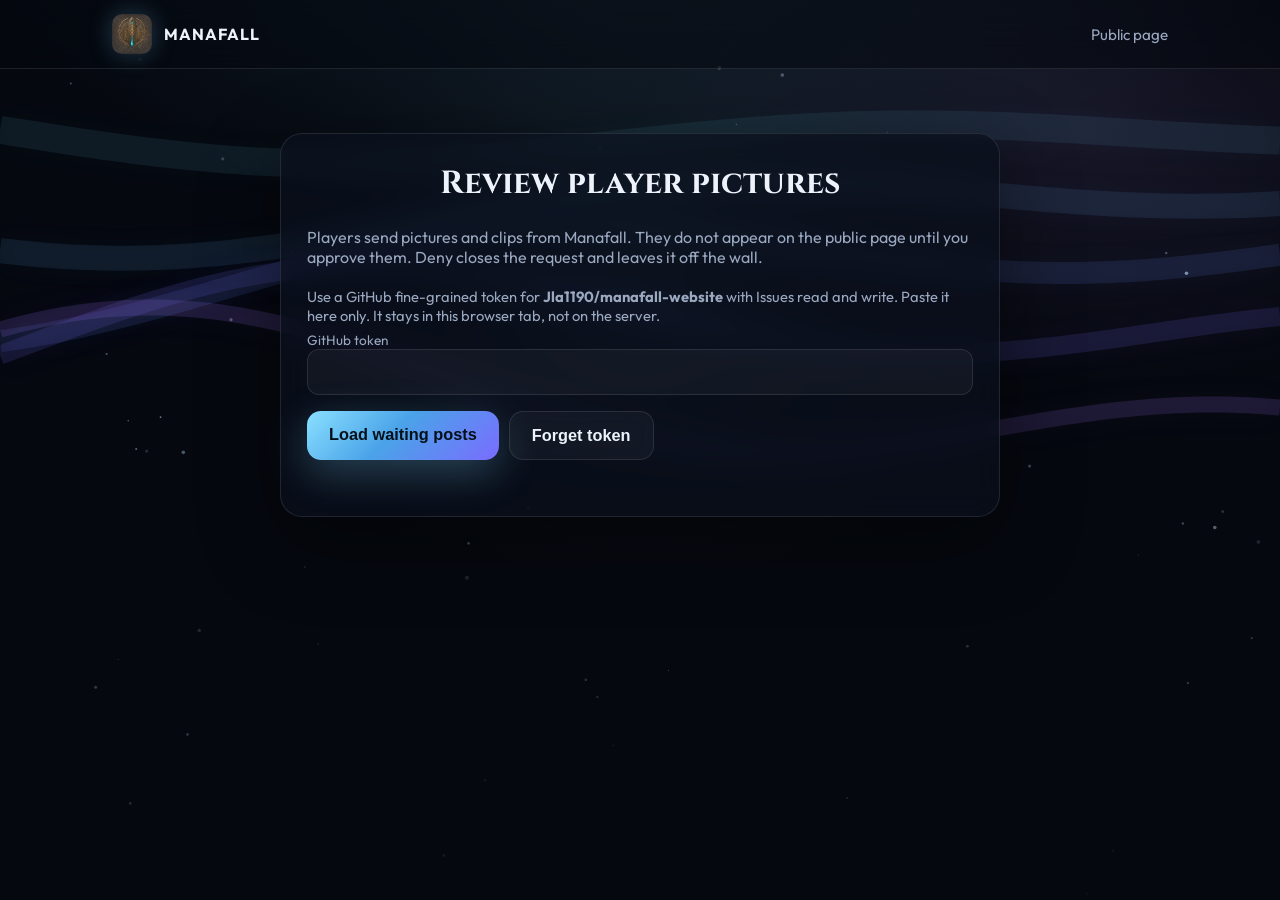
<file: review.html>
<!DOCTYPE html>
<html lang="en">
<head>
  <meta charset="utf-8" />
  <meta name="viewport" content="width=device-width, initial-scale=1" />
  <meta name="robots" content="noindex, nofollow" />
  <title>Manafall - Review player pictures</title>
  <link rel="icon" href="assets/icon.png" />
  <link rel="preconnect" href="https://fonts.googleapis.com" />
  <link rel="preconnect" href="https://fonts.gstatic.com" crossorigin />
  <link href="https://fonts.googleapis.com/css2?family=Cinzel:wght@500;700&family=Outfit:wght@300;400;600;700&display=swap" rel="stylesheet" />
  <link rel="stylesheet" href="styles.css" />
</head>
<body>
  <canvas id="aurora" aria-hidden="true"></canvas>
  <div class="vignette" aria-hidden="true"></div>

  <header class="nav">
    <div class="nav-inner">
      <a class="brand" href="index.html">
        <img src="assets/symbol.png" alt="" width="40" height="40" />
        <span>MANAFALL</span>
      </a>
      <nav class="links">
        <a href="index.html#from-the-road">Public page</a>
      </nav>
    </div>
  </header>

  <main class="review-main">
    <section class="panel reveal visible">
      <div class="panel-inner review-intro">
        <h2>Review player pictures</h2>
        <p class="panel-copy">Players send pictures and clips from Manafall. They do not appear on the public page until you approve them. Deny closes the request and leaves it off the wall.</p>
        <p class="note">Use a GitHub fine-grained token for <strong>Jla1190/manafall-website</strong> with Issues read and write. Paste it here only. It stays in this browser tab, not on the server.</p>
        <label class="gallery-label" for="reviewToken">GitHub token</label>
        <input id="reviewToken" type="password" autocomplete="off" spellcheck="false" />
        <div class="review-toolbar">
          <button type="button" class="btn primary" id="reviewLoad"><span>Load waiting posts</span></button>
          <button type="button" class="btn ghost" id="reviewForget"><span>Forget token</span></button>
        </div>
        <p class="review-status" id="reviewStatus"></p>
      </div>
    </section>
    <div id="reviewList" class="review-list"></div>
  </main>

  <script src="config.js"></script>
  <script src="aurora.js"></script>
  <script src="review.js"></script>
</body>
</html>
</file>
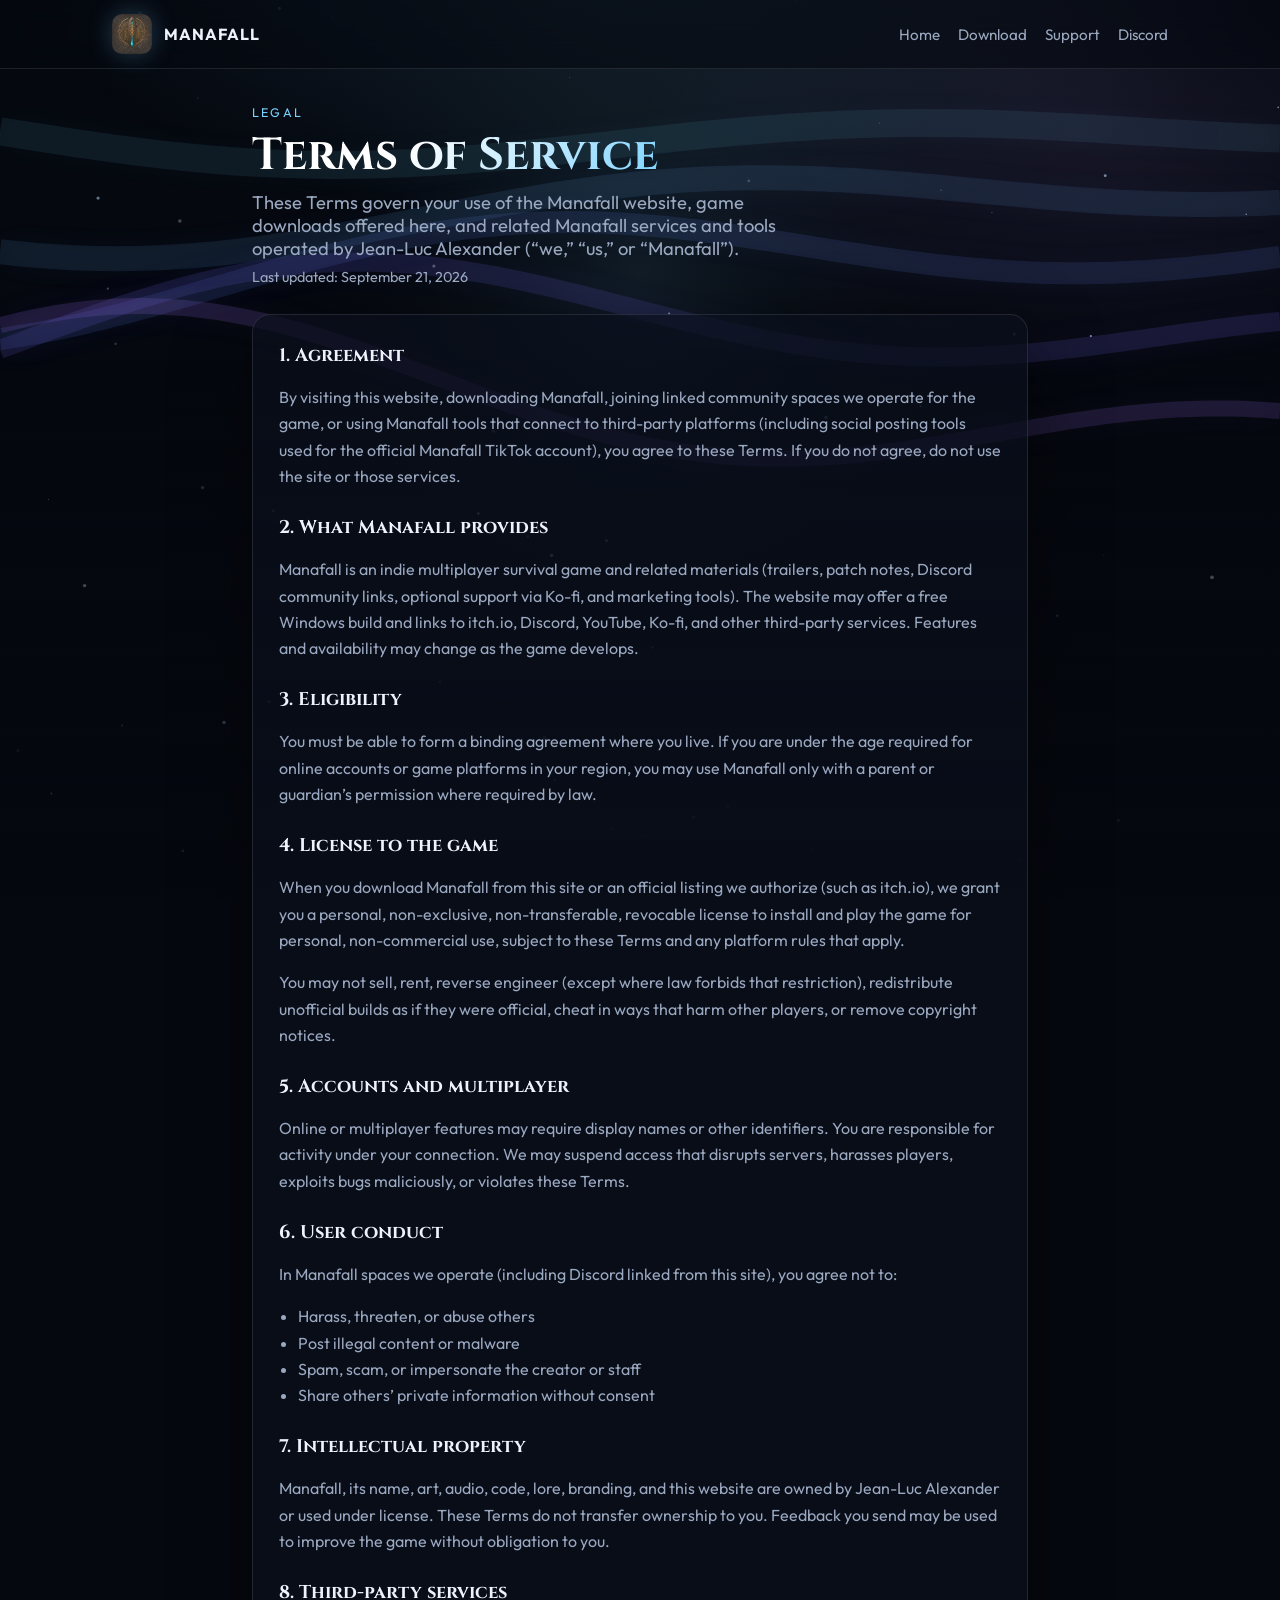
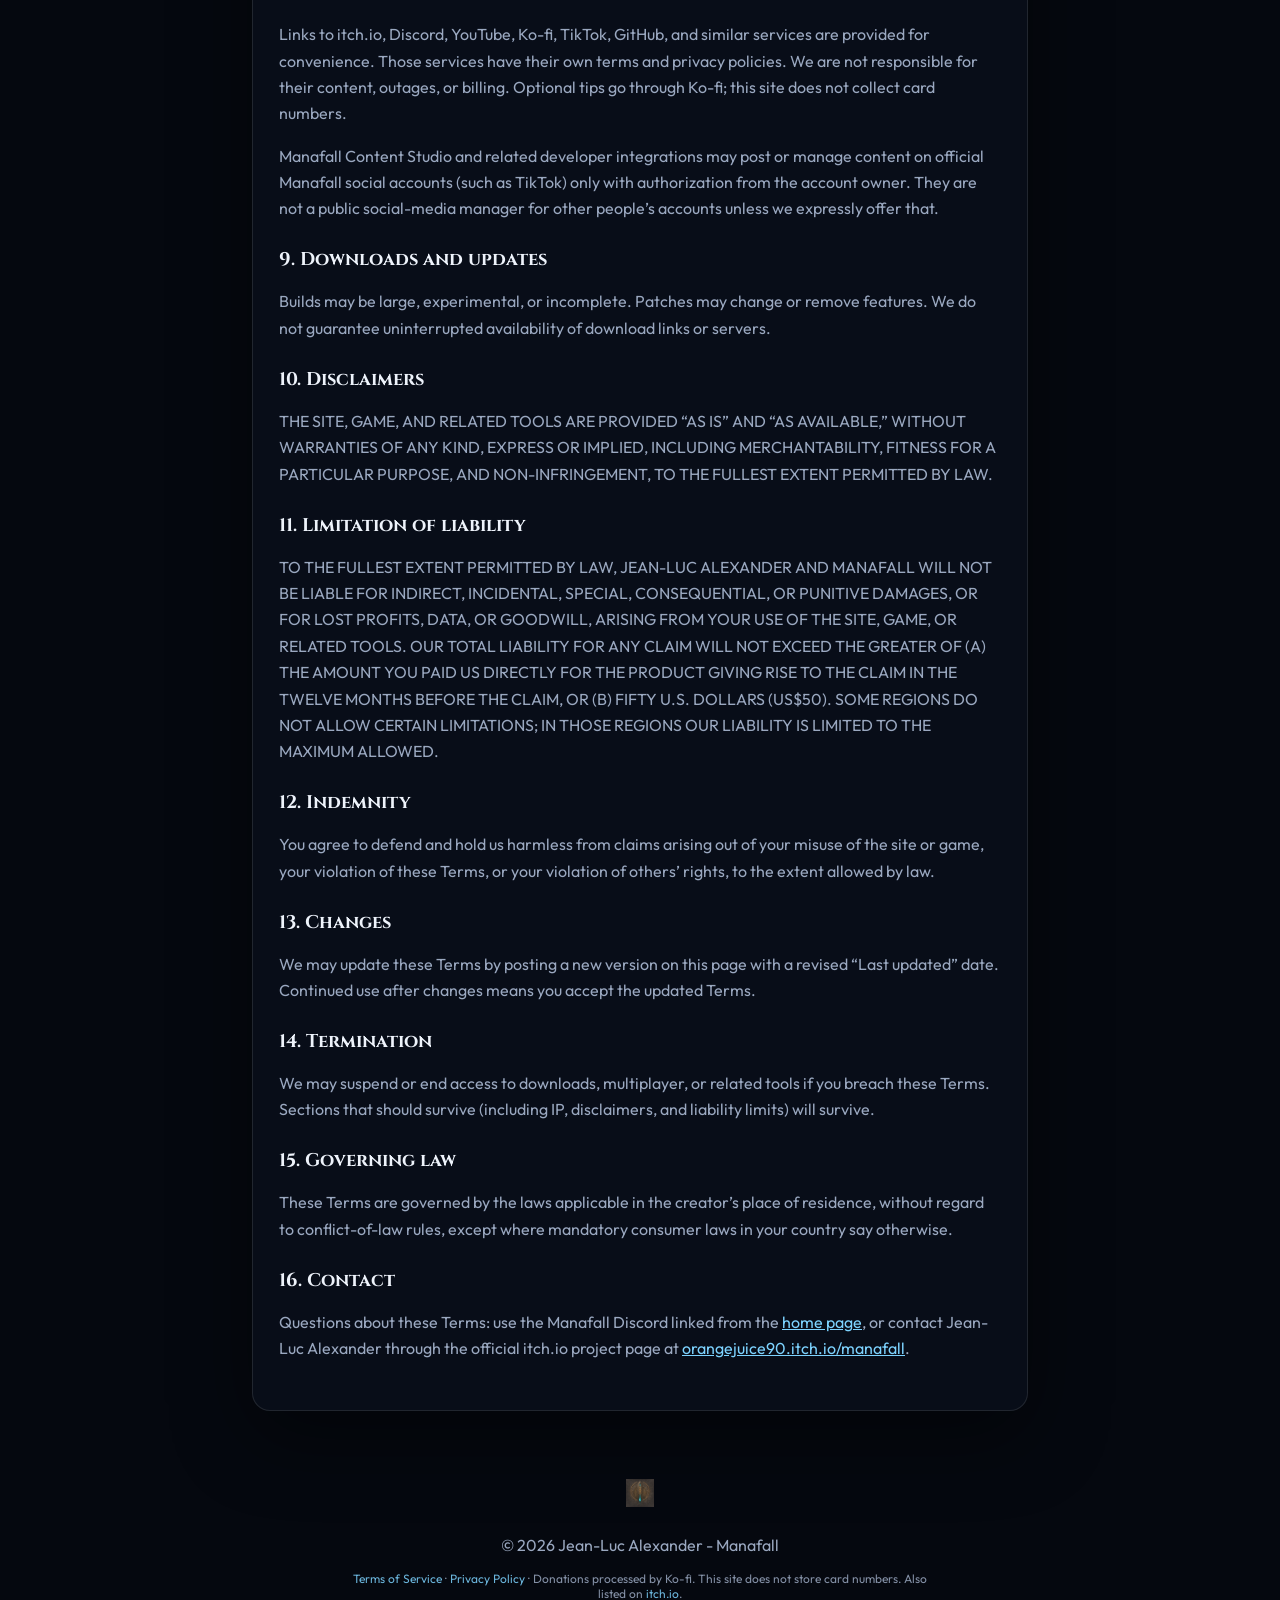
<file: terms.html>
<!DOCTYPE html>
<html lang="en">
<head>
  <meta charset="utf-8" />
  <meta name="viewport" content="width=device-width, initial-scale=1" />
  <title>Terms of Service - Manafall</title>
  <meta name="description" content="Terms of Service for the Manafall website, game downloads, community links, and related Manafall tools by Jean-Luc Alexander." />
  <link rel="icon" href="assets/icon.png" />
  <link rel="preconnect" href="https://fonts.googleapis.com" />
  <link rel="preconnect" href="https://fonts.gstatic.com" crossorigin />
  <link href="https://fonts.googleapis.com/css2?family=Cinzel:wght@500;700&family=Outfit:wght@300;400;600;700&display=swap" rel="stylesheet" />
  <link rel="stylesheet" href="styles.css" />
</head>
<body class="legal-page">
  <canvas id="aurora" aria-hidden="true"></canvas>
  <div class="vignette" aria-hidden="true"></div>

  <header class="nav">
    <div class="nav-inner">
      <a class="brand" href="./">
        <img src="assets/symbol.png" alt="" width="40" height="40" />
        <span>MANAFALL</span>
      </a>
      <nav class="links">
        <a href="./">Home</a>
        <a href="./#download">Download</a>
        <a href="./#support">Support</a>
        <a href="https://discord.gg/CH8GjWaDnx" target="_blank" rel="noopener noreferrer">Discord</a>
      </nav>
    </div>
  </header>

  <main class="legal">
    <p class="eyebrow">Legal</p>
    <h1>Terms of Service</h1>
    <p class="lede legal-lede">These Terms govern your use of the Manafall website, game downloads offered here, and related Manafall services and tools operated by Jean-Luc Alexander (“we,” “us,” or “Manafall”).</p>
    <p class="legal-meta">Last updated: September 21, 2026</p>

    <article class="legal-card">
      <h2>1. Agreement</h2>
      <p>By visiting this website, downloading Manafall, joining linked community spaces we operate for the game, or using Manafall tools that connect to third-party platforms (including social posting tools used for the official Manafall TikTok account), you agree to these Terms. If you do not agree, do not use the site or those services.</p>

      <h2>2. What Manafall provides</h2>
      <p>Manafall is an indie multiplayer survival game and related materials (trailers, patch notes, Discord community links, optional support via Ko-fi, and marketing tools). The website may offer a free Windows build and links to itch.io, Discord, YouTube, Ko-fi, and other third-party services. Features and availability may change as the game develops.</p>

      <h2>3. Eligibility</h2>
      <p>You must be able to form a binding agreement where you live. If you are under the age required for online accounts or game platforms in your region, you may use Manafall only with a parent or guardian’s permission where required by law.</p>

      <h2>4. License to the game</h2>
      <p>When you download Manafall from this site or an official listing we authorize (such as itch.io), we grant you a personal, non-exclusive, non-transferable, revocable license to install and play the game for personal, non-commercial use, subject to these Terms and any platform rules that apply.</p>
      <p>You may not sell, rent, reverse engineer (except where law forbids that restriction), redistribute unofficial builds as if they were official, cheat in ways that harm other players, or remove copyright notices.</p>

      <h2>5. Accounts and multiplayer</h2>
      <p>Online or multiplayer features may require display names or other identifiers. You are responsible for activity under your connection. We may suspend access that disrupts servers, harasses players, exploits bugs maliciously, or violates these Terms.</p>

      <h2>6. User conduct</h2>
      <p>In Manafall spaces we operate (including Discord linked from this site), you agree not to:</p>
      <ul>
        <li>Harass, threaten, or abuse others</li>
        <li>Post illegal content or malware</li>
        <li>Spam, scam, or impersonate the creator or staff</li>
        <li>Share others’ private information without consent</li>
      </ul>

      <h2>7. Intellectual property</h2>
      <p>Manafall, its name, art, audio, code, lore, branding, and this website are owned by Jean-Luc Alexander or used under license. These Terms do not transfer ownership to you. Feedback you send may be used to improve the game without obligation to you.</p>

      <h2>8. Third-party services</h2>
      <p>Links to itch.io, Discord, YouTube, Ko-fi, TikTok, GitHub, and similar services are provided for convenience. Those services have their own terms and privacy policies. We are not responsible for their content, outages, or billing. Optional tips go through Ko-fi; this site does not collect card numbers.</p>
      <p>Manafall Content Studio and related developer integrations may post or manage content on official Manafall social accounts (such as TikTok) only with authorization from the account owner. They are not a public social-media manager for other people’s accounts unless we expressly offer that.</p>

      <h2>9. Downloads and updates</h2>
      <p>Builds may be large, experimental, or incomplete. Patches may change or remove features. We do not guarantee uninterrupted availability of download links or servers.</p>

      <h2>10. Disclaimers</h2>
      <p>THE SITE, GAME, AND RELATED TOOLS ARE PROVIDED “AS IS” AND “AS AVAILABLE,” WITHOUT WARRANTIES OF ANY KIND, EXPRESS OR IMPLIED, INCLUDING MERCHANTABILITY, FITNESS FOR A PARTICULAR PURPOSE, AND NON-INFRINGEMENT, TO THE FULLEST EXTENT PERMITTED BY LAW.</p>

      <h2>11. Limitation of liability</h2>
      <p>TO THE FULLEST EXTENT PERMITTED BY LAW, JEAN-LUC ALEXANDER AND MANAFALL WILL NOT BE LIABLE FOR INDIRECT, INCIDENTAL, SPECIAL, CONSEQUENTIAL, OR PUNITIVE DAMAGES, OR FOR LOST PROFITS, DATA, OR GOODWILL, ARISING FROM YOUR USE OF THE SITE, GAME, OR RELATED TOOLS. OUR TOTAL LIABILITY FOR ANY CLAIM WILL NOT EXCEED THE GREATER OF (A) THE AMOUNT YOU PAID US DIRECTLY FOR THE PRODUCT GIVING RISE TO THE CLAIM IN THE TWELVE MONTHS BEFORE THE CLAIM, OR (B) FIFTY U.S. DOLLARS (US$50). SOME REGIONS DO NOT ALLOW CERTAIN LIMITATIONS; IN THOSE REGIONS OUR LIABILITY IS LIMITED TO THE MAXIMUM ALLOWED.</p>

      <h2>12. Indemnity</h2>
      <p>You agree to defend and hold us harmless from claims arising out of your misuse of the site or game, your violation of these Terms, or your violation of others’ rights, to the extent allowed by law.</p>

      <h2>13. Changes</h2>
      <p>We may update these Terms by posting a new version on this page with a revised “Last updated” date. Continued use after changes means you accept the updated Terms.</p>

      <h2>14. Termination</h2>
      <p>We may suspend or end access to downloads, multiplayer, or related tools if you breach these Terms. Sections that should survive (including IP, disclaimers, and liability limits) will survive.</p>

      <h2>15. Governing law</h2>
      <p>These Terms are governed by the laws applicable in the creator’s place of residence, without regard to conflict-of-law rules, except where mandatory consumer laws in your country say otherwise.</p>

      <h2>16. Contact</h2>
      <p>Questions about these Terms: use the Manafall Discord linked from the <a href="./">home page</a>, or contact Jean-Luc Alexander through the official itch.io project page at <a href="https://orangejuice90.itch.io/manafall" target="_blank" rel="noopener noreferrer">orangejuice90.itch.io/manafall</a>.</p>
    </article>
  </main>

  <footer>
    <img src="assets/symbol.png" alt="" width="28" height="28" />
    <p>&copy; <span id="year"></span> Jean-Luc Alexander - Manafall</p>
    <p class="fine"><a href="terms.html">Terms of Service</a> · <a href="privacy.html">Privacy Policy</a> · Donations processed by Ko-fi. This site does not store card numbers. Also listed on <a href="https://orangejuice90.itch.io/manafall" target="_blank" rel="noopener noreferrer">itch.io</a>.</p>
  </footer>

  <script src="aurora.js"></script>
  <script>
    document.getElementById("year").textContent = new Date().getFullYear();
  </script>
</body>
</html>
</file>
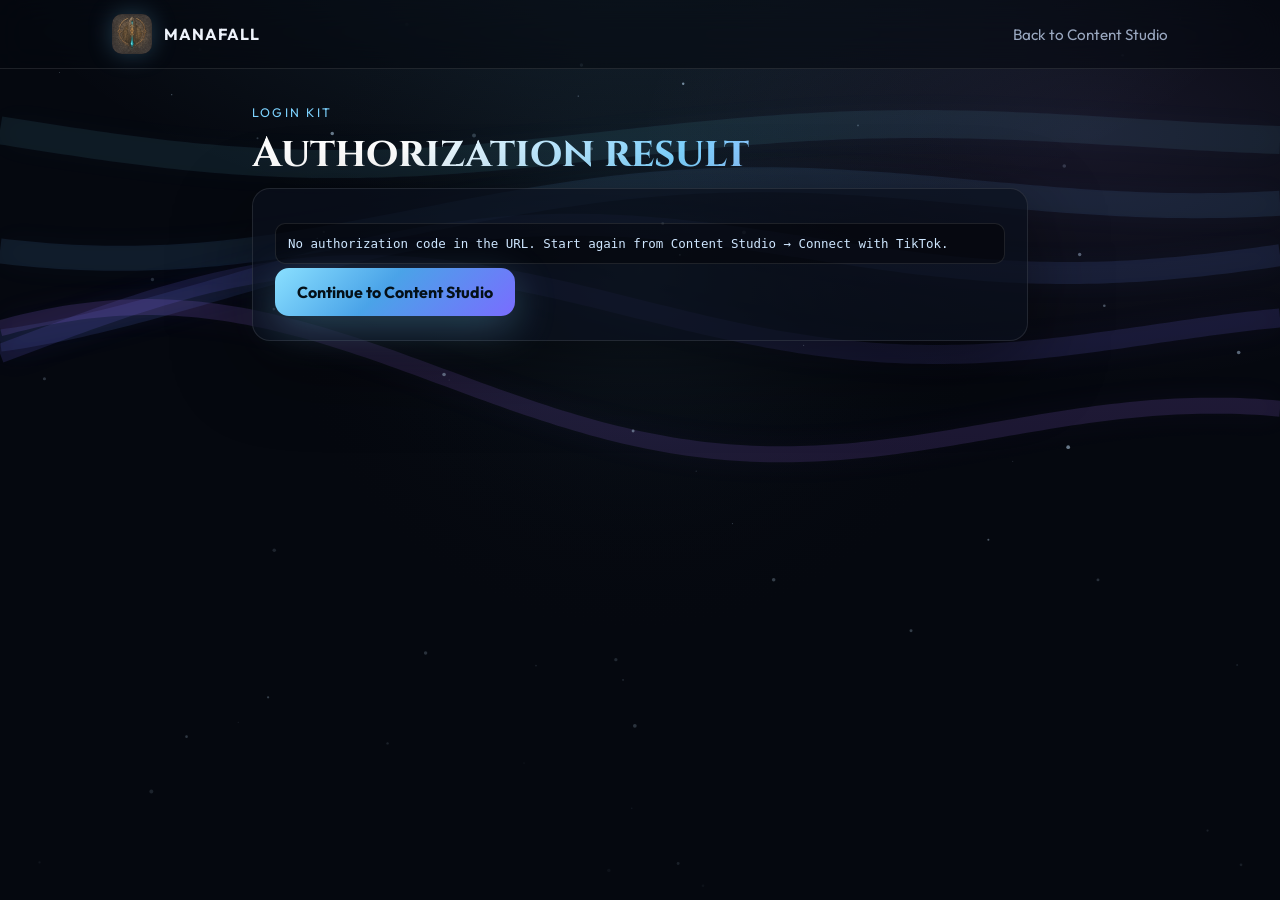
<file: content-studio/callback.html>
<!DOCTYPE html>
<html lang="en">
<head>
  <meta charset="utf-8" />
  <meta name="viewport" content="width=device-width, initial-scale=1" />
  <title>TikTok Login Callback - Manafall</title>
  <link rel="icon" href="../assets/icon.png" />
  <link rel="preconnect" href="https://fonts.googleapis.com" />
  <link rel="preconnect" href="https://fonts.gstatic.com" crossorigin />
  <link href="https://fonts.googleapis.com/css2?family=Cinzel:wght@500;700&family=Outfit:wght@300;400;600;700&display=swap" rel="stylesheet" />
  <link rel="stylesheet" href="../styles.css" />
  <link rel="stylesheet" href="studio.css" />
</head>
<body class="legal-page">
  <canvas id="aurora" aria-hidden="true"></canvas>
  <div class="vignette" aria-hidden="true"></div>

  <header class="nav">
    <div class="nav-inner">
      <a class="brand" href="../">
        <img src="../assets/symbol.png" alt="" width="40" height="40" />
        <span>MANAFALL</span>
      </a>
      <nav class="links">
        <a href="./">Back to Content Studio</a>
      </nav>
    </div>
  </header>

  <main class="studio">
    <p class="eyebrow">Login Kit</p>
    <h1>Authorization result</h1>
    <section class="studio-card">
      <pre id="callbackLog" class="log"></pre>
      <a class="btn primary" href="./">Continue to Content Studio</a>
    </section>
  </main>

  <script src="../aurora.js"></script>
  <script src="callback.js"></script>
</body>
</html>
</file>
<file: styles.css>
:root {
  --bg: #05080f;
  --text: #eef3fb;
  --muted: #9aa8c0;
  --ice: #7dd3ff;
  --violet: #b794ff;
  --kofi: #ff5e5b;
  --line: rgba(255,255,255,.10);
  --panel: rgba(10,16,28,.72);
  --ok: #62e0a8;
  --shadow: 0 24px 80px rgba(0,0,0,.45);
  --font: "Outfit", system-ui, sans-serif;
  --display: "Cinzel", Georgia, serif;
}
* { box-sizing: border-box; }
html { scroll-behavior: smooth; }
body {
  margin: 0;
  font-family: var(--font);
  color: var(--text);
  background: var(--bg);
  min-height: 100vh;
  overflow-x: hidden;
}
#aurora {
  position: fixed; inset: 0; width: 100%; height: 100%;
  z-index: -2; display: block;
}
.vignette {
  position: fixed; inset: 0; z-index: -1; pointer-events: none;
  background:
    radial-gradient(1200px 600px at 50% -10%, rgba(125,211,255,.14), transparent 55%),
    radial-gradient(900px 500px at 85% 15%, rgba(183,148,255,.10), transparent 50%),
    linear-gradient(180deg, transparent 40%, rgba(5,8,15,.85) 100%);
}
.cursor-glow {
  position: fixed; width: 420px; height: 420px; border-radius: 50%;
  pointer-events: none; z-index: -1; opacity: .35;
  background: radial-gradient(circle, rgba(125,211,255,.22), transparent 65%);
  transform: translate(-50%, -50%);
  mix-blend-mode: screen;
}
.nav {
  position: sticky; top: 0; z-index: 20;
  backdrop-filter: blur(16px);
  background: rgba(5,8,15,.55);
  border-bottom: 1px solid var(--line);
}
.nav-inner {
  max-width: 1100px; margin: 0 auto;
  display: flex; align-items: center; justify-content: space-between;
  padding: 14px 22px;
}
.brand {
  display: flex; align-items: center; gap: 12px;
  color: var(--text); text-decoration: none; font-weight: 700;
  letter-spacing: .06em;
}
.brand img { border-radius: 10px; box-shadow: 0 0 24px rgba(125,211,255,.25); }
.links { display: flex; gap: 18px; }
.links a {
  color: var(--muted); text-decoration: none; font-size: .95rem;
  transition: color .2s ease;
}
.links a:hover { color: var(--ice); }

main { max-width: 1100px; margin: 0 auto; padding: 28px 22px 80px; }

.hero {
  display: grid; grid-template-columns: 1.05fr .95fr; gap: 36px;
  align-items: center; min-height: calc(100vh - 90px);
  padding: 24px 0 48px;
}
.eyebrow {
  text-transform: uppercase; letter-spacing: .18em; font-size: .78rem;
  color: var(--ice); margin: 0 0 12px;
}
h1 {
  font-family: var(--display);
  font-size: clamp(2.8rem, 7vw, 4.6rem);
  margin: 0 0 16px; line-height: 1.05;
  background: linear-gradient(120deg, #fff 20%, var(--ice) 55%, var(--violet) 100%);
  -webkit-background-clip: text; background-clip: text; color: transparent;
}
.lede { font-size: 1.15rem; color: var(--muted); max-width: 34rem; margin: 0 0 14px; }
.age-rating {
  display: flex;
  flex-wrap: wrap;
  align-items: baseline;
  gap: 10px 14px;
  margin: 0 0 18px;
  color: var(--muted);
  font-size: .95rem;
}
.age-mark {
  display: inline-block;
  font-weight: 700;
  letter-spacing: .04em;
  color: var(--text);
  border: 1px solid rgba(238, 243, 251, .35);
  padding: 4px 10px;
  line-height: 1.2;
}
.age-desc { color: var(--muted); }
.by { color: var(--muted); margin: 0 0 28px; }
.by strong { color: var(--text); }
.hero-cta { display: flex; flex-wrap: wrap; gap: 12px; }

.btn {
  position: relative; display: inline-flex; flex-direction: column;
  align-items: flex-start; justify-content: center;
  gap: 2px; padding: 14px 22px; border-radius: 14px;
  text-decoration: none; color: var(--text); font-weight: 700;
  border: 1px solid var(--line);
  transition: transform .18s ease, box-shadow .18s ease, filter .18s ease;
}
.btn span { font-size: 1.02rem; }
.btn small { font-weight: 400; opacity: .8; font-size: .78rem; }
.btn:hover { transform: translateY(-2px); }
.btn.primary {
  background: linear-gradient(135deg, #8ae0ff, #4aa3e8 45%, #7a6cff);
  color: #041018; border: none;
  box-shadow: 0 12px 40px rgba(125,211,255,.28);
}
.btn.ghost {
  background: rgba(255,255,255,.04);
  backdrop-filter: blur(8px);
}
.btn.ghost:hover { border-color: rgba(125,211,255,.45); }
.btn.kofi {
  background: linear-gradient(135deg, #ff7a76, #ff5e5b);
  color: #fff; border: none;
  box-shadow: 0 12px 40px rgba(255,94,91,.28);
}
.btn.wide { width: 100%; align-items: center; text-align: center; padding: 18px 22px; }
.btn[aria-disabled="true"] {
  opacity: .45; pointer-events: none; filter: grayscale(.2);
  box-shadow: none !important;
}

.hero-art { perspective: 1000px; }
.frame {
  position: relative; border-radius: 20px; overflow: hidden;
  border: 1px solid var(--line); box-shadow: var(--shadow);
  transform-style: preserve-3d; transition: transform .15s ease-out;
}
.frame img { display: block; width: 100%; height: auto; }
.frame-shine {
  position: absolute; inset: 0; pointer-events: none;
  background: linear-gradient(120deg, transparent 30%, rgba(255,255,255,.18) 48%, transparent 62%);
  transform: translateX(-120%);
  animation: shine 5.5s ease-in-out infinite;
}
@keyframes shine {
  0%, 60% { transform: translateX(-120%); }
  80%, 100% { transform: translateX(120%); }
}

.features { padding: 40px 0 20px; }
.features h2, .panel h2 {
  font-family: var(--display); font-size: 2rem; margin: 0 0 22px; text-align: center;
}
.feature-grid {
  display: grid; grid-template-columns: repeat(4, 1fr); gap: 16px;
}
.card {
  background: var(--panel); border: 1px solid var(--line);
  border-radius: 18px; padding: 22px;
  transition: transform .2s ease, border-color .2s ease, box-shadow .2s ease;
  backdrop-filter: blur(10px);
}
.card:hover {
  transform: translateY(-6px);
  border-color: rgba(125,211,255,.35);
  box-shadow: 0 18px 50px rgba(0,0,0,.35);
}
.card .icon { font-size: 1.4rem; margin-bottom: 10px; }
.card h3 { margin: 0 0 8px; font-size: 1.15rem; }
.card p { margin: 0; color: var(--muted); font-size: .95rem; }

.panel { margin: 36px auto; max-width: 720px; }
.panel-inner {
  background: var(--panel); border: 1px solid var(--line);
  border-radius: 22px; padding: 28px 26px 26px;
  box-shadow: var(--shadow); backdrop-filter: blur(14px);
  text-align: center;
}
.panel-copy { color: var(--muted); margin: 0 0 20px; }
.note { color: var(--muted); font-size: .92rem; margin: 12px 0 0; }
.note.ready { color: var(--ok); }
.checklist {
  list-style: none; padding: 0; margin: 18px 0 0;
  color: var(--muted); text-align: left; display: grid; gap: 8px;
}
.checklist li::before { content: "> "; color: var(--ice); }
.trust-row {
  display: grid; grid-template-columns: repeat(3, 1fr); gap: 10px;
  margin-top: 22px;
}
.trust-row div {
  background: rgba(255,255,255,.03); border: 1px solid var(--line);
  border-radius: 12px; padding: 12px 10px;
}
.trust-row strong { display: block; font-size: .85rem; margin-bottom: 4px; }
.trust-row span { color: var(--muted); font-size: .8rem; }

footer {
  text-align: center; padding: 28px 18px 48px; color: var(--muted);
}
footer img { opacity: .9; margin-bottom: 8px; }
.site-stats {
  display: flex;
  flex-wrap: wrap;
  justify-content: center;
  gap: 10px 18px;
  margin: 18px auto 14px;
  max-width: 34rem;
}
.site-stat {
  min-width: 6.5rem;
  padding: 10px 14px;
  border: 1px solid var(--line);
  border-radius: 12px;
  background: rgba(10, 16, 28, 0.55);
  display: grid;
  gap: 2px;
}
.site-stat strong {
  font-family: var(--display);
  font-size: 1.35rem;
  color: var(--text);
  letter-spacing: 0.02em;
}
.site-stat span {
  font-size: 0.78rem;
  text-transform: uppercase;
  letter-spacing: 0.06em;
  color: var(--muted);
}
.stat-inline {
  margin: 10px 0 14px;
  color: var(--muted);
  font-size: 0.95rem;
}
.stat-inline strong {
  color: var(--ice);
  font-weight: 600;
}
.fine { font-size: .75rem; max-width: 36rem; margin: 8px auto 0; opacity: .85; }
.fine a { color: var(--ice); text-decoration: none; }
.fine a:hover { text-decoration: underline; }
#itchBtn { margin-top: 12px; }

.reveal {
  opacity: 0; transform: translateY(22px);
  transition: opacity .7s ease, transform .7s ease;
}
.reveal.visible { opacity: 1; transform: none; }
.reveal.delay { transition-delay: .12s; }

@media (max-width: 900px) {
  .hero { grid-template-columns: 1fr; min-height: auto; }
  .feature-grid, .trust-row { grid-template-columns: 1fr; }
  .links { display: none; }
}


/* Trailer (YouTube Shorts) */
.trailer {
  padding: 20px 0 48px;
  text-align: center;
}
.trailer h2 {
  font-family: var(--display); font-size: 2rem; margin: 0 0 12px;
}
.trailer-copy {
  color: var(--muted); max-width: 36rem; margin: 0 auto 22px;
}
.trailer-frame {
  position: relative;
  width: min(360px, 92vw);
  margin: 0 auto;
  aspect-ratio: 9 / 16;
  border-radius: 18px;
  overflow: hidden;
  border: 1px solid var(--line);
  box-shadow: var(--shadow);
  background: #000;
}
.trailer-frame iframe {
  position: absolute; inset: 0;
  width: 100%; height: 100%;
  border: 0;
}
.trailer-link {
  margin: 14px 0 0;
}
.trailer-link a {
  color: var(--ice); text-decoration: none; font-size: .95rem;
}
.trailer-link a:hover { text-decoration: underline; }

@media (max-width: 1100px) {
  .feature-grid { grid-template-columns: repeat(2, 1fr); }
}


/* Menu-style ambient music control */
.music-toggle {
  position: fixed;
  left: 18px;
  bottom: 18px;
  z-index: 40;
  border: 1px solid rgba(255,255,255,.16);
  background: rgba(8, 14, 26, .78);
  color: #e8eef8;
  font: 600 0.85rem/1 "Outfit", system-ui, sans-serif;
  letter-spacing: 0.02em;
  padding: 10px 14px;
  border-radius: 999px;
  cursor: pointer;
  backdrop-filter: blur(10px);
  box-shadow: 0 10px 30px rgba(0,0,0,.35);
  transition: border-color .2s ease, transform .15s ease, background .2s ease;
}
.music-toggle:hover {
  border-color: rgba(125, 211, 255, .45);
  transform: translateY(-1px);
}
.music-toggle[aria-pressed="true"] {
  background: rgba(20, 40, 60, .85);
  border-color: rgba(125, 211, 255, .35);
}

/* Legal pages (Terms, etc.) */
.legal-page .music-toggle { display: none; }
.legal {
  max-width: 820px;
  margin: 0 auto;
  padding: 36px 22px 40px;
}
.legal h1 {
  font-family: var(--display);
  font-size: clamp(2rem, 4vw, 2.8rem);
  margin: 0 0 12px;
}
.legal-lede { margin: 0 0 8px; color: var(--muted); }
.legal-meta {
  margin: 0 0 28px;
  color: var(--muted);
  font-size: .9rem;
}
.legal-card {
  background: var(--panel);
  border: 1px solid var(--line);
  border-radius: 18px;
  padding: 28px 26px 32px;
  box-shadow: var(--shadow);
}
.legal-card h2 {
  font-family: var(--display);
  font-size: 1.15rem;
  margin: 1.6rem 0 .55rem;
  color: var(--text);
}
.legal-card h2:first-child { margin-top: 0; }
.legal-card p, .legal-card li {
  color: var(--muted);
  line-height: 1.65;
  font-size: 1rem;
}
.legal-card ul {
  margin: .4rem 0 1rem;
  padding-left: 1.2rem;
}
.legal-card a { color: var(--ice); }
.legal-h3 {
  font-family: var(--font);
  font-size: 1rem;
  font-weight: 600;
  margin: 1rem 0 .4rem;
  color: var(--text);
}

.gallery-section {
  padding: 28px 0 12px;
  text-align: center;
}
.gallery-section h2 {
  font-family: var(--display); font-size: 2rem; margin: 0 0 12px;
}
.gallery-lead {
  color: var(--muted); max-width: 38rem; margin: 0 auto 22px;
}
.gallery-empty { color: var(--muted); margin: 0 0 22px; }
.gallery-grid {
  display: grid;
  grid-template-columns: repeat(3, 1fr);
  gap: 16px;
  margin: 0 0 28px;
  text-align: left;
}
.gallery-card {
  background: var(--panel);
  border: 1px solid var(--line);
  border-radius: 18px;
  overflow: hidden;
  backdrop-filter: blur(10px);
}
.gallery-card h3 {
  margin: 14px 16px 6px;
  font-size: 1.05rem;
}
.gallery-card p {
  margin: 0 16px 16px;
  color: var(--muted);
  font-size: .92rem;
}
.gallery-media {
  background: #000;
  min-height: 160px;
}
.gallery-photo {
  display: block;
  width: 100%;
  height: 220px;
  object-fit: cover;
  cursor: zoom-in;
}
.gallery-embed {
  position: relative;
  aspect-ratio: 16 / 9;
  background: #000;
}
.gallery-embed iframe {
  position: absolute; inset: 0; width: 100%; height: 100%; border: 0;
}
.gallery-more {
  display: grid;
  gap: 8px;
  padding: 8px 8px 0;
}
.gallery-link {
  display: inline-block;
  margin: 12px 16px;
  color: var(--ice);
  text-decoration: none;
}
.gallery-link:hover { text-decoration: underline; }
.gallery-submit {
  max-width: 720px;
  margin: 0 auto 12px;
  text-align: left;
}
.gallery-submit h3 {
  font-family: var(--display);
  font-size: 1.35rem;
  margin: 0 0 10px;
  text-align: center;
}
.gallery-form { display: grid; gap: 8px; }
.gallery-label {
  display: block;
  text-align: left;
  font-size: .85rem;
  color: var(--muted);
  margin-top: 6px;
}
.gallery-form input,
.gallery-form textarea,
.review-intro input {
  width: 100%;
  background: rgba(255,255,255,.04);
  border: 1px solid var(--line);
  color: var(--text);
  border-radius: 12px;
  padding: 12px 14px;
  font-family: inherit;
  font-size: 1rem;
}
.gallery-form textarea { resize: vertical; }
.gallery-form input:focus,
.gallery-form textarea:focus,
.review-intro input:focus {
  outline: none;
  border-color: rgba(125,211,255,.45);
}
.gallery-lightbox {
  position: fixed; inset: 0; z-index: 80;
  background: rgba(0,0,0,.86);
  display: flex; align-items: center; justify-content: center;
  padding: 24px;
  cursor: zoom-out;
}
.gallery-lightbox img {
  max-width: min(1100px, 100%);
  max-height: 90vh;
  border-radius: 12px;
  box-shadow: var(--shadow);
}

.review-main { max-width: 900px; margin: 0 auto; padding: 28px 22px 80px; }
.review-intro { text-align: left; }
.review-toolbar {
  display: flex; flex-wrap: wrap; gap: 10px;
  margin: 16px 0 8px;
}
.review-toolbar .btn { flex-direction: row; }
.review-status { min-height: 1.4em; margin: 8px 0 0; color: var(--muted); }
.review-status.ok { color: var(--ok); }
.review-status.bad { color: #ff8d8a; }
.review-list { display: grid; gap: 16px; }
.review-card {
  background: var(--panel);
  border: 1px solid var(--line);
  border-radius: 18px;
  padding: 18px;
  backdrop-filter: blur(10px);
}
.review-card h3 { margin: 0 0 6px; }
.review-meta { color: var(--muted); font-size: .85rem; margin: 0 0 10px; }
.review-media {
  display: grid;
  gap: 10px;
  margin: 12px 0;
}
.review-media img {
  width: 100%;
  max-height: 360px;
  object-fit: contain;
  background: #000;
  border-radius: 12px;
}
.review-media a { color: var(--ice); word-break: break-all; }
.review-actions {
  display: flex; flex-wrap: wrap; gap: 10px;
  margin-top: 12px;
}
.review-actions .btn { flex-direction: row; }
.btn.deny {
  background: linear-gradient(135deg, #ff7a76, #ff5e5b);
  color: #fff; border: none;
}

@media (max-width: 900px) {
  .gallery-grid { grid-template-columns: 1fr; }
}
</file>
<file: content-studio/studio.css>
.studio {
  max-width: 820px;
  margin: 0 auto;
  padding: 36px 22px 40px;
}
.studio h1 {
  font-family: var(--display);
  font-size: clamp(2rem, 4vw, 2.6rem);
  margin: 0 0 12px;
}
.studio-card {
  background: var(--panel);
  border: 1px solid var(--line);
  border-radius: 18px;
  padding: 22px 22px 24px;
  box-shadow: var(--shadow);
  margin: 0 0 18px;
}
.studio-card h2 {
  font-family: var(--display);
  font-size: 1.1rem;
  margin: 0 0 10px;
}
.hint, .studio-card p {
  color: var(--muted);
  line-height: 1.55;
  margin: 0 0 12px;
  font-size: .95rem;
}
.hint code, .studio code {
  color: var(--ice);
  font-size: .88em;
}
code.block {
  display: block;
  background: rgba(0,0,0,.35);
  border: 1px solid var(--line);
  border-radius: 10px;
  padding: 10px 12px;
  margin: 0 0 14px;
  color: var(--ice);
  word-break: break-all;
  font-size: .82rem;
}
.field {
  display: flex;
  flex-direction: column;
  gap: 6px;
  margin: 0 0 12px;
  color: var(--muted);
  font-size: .85rem;
}
.field input, .field select {
  background: rgba(0,0,0,.35);
  border: 1px solid var(--line);
  border-radius: 10px;
  color: var(--text);
  padding: 10px 12px;
  font: 400 0.95rem/1.2 var(--font);
}
.row {
  display: flex;
  flex-wrap: wrap;
  gap: 12px;
  align-items: center;
  margin-bottom: 10px;
}
.status {
  color: var(--muted);
  font-size: .9rem;
}
.status.ok { color: var(--ok); }
.log {
  margin: 12px 0 0;
  padding: 12px;
  background: rgba(0,0,0,.4);
  border-radius: 10px;
  border: 1px solid var(--line);
  color: #cfe7ff;
  white-space: pre-wrap;
  word-break: break-word;
  font-size: .78rem;
  max-height: 280px;
  overflow: auto;
}
.studio .btn { margin-right: 8px; margin-top: 4px; }
</file>
